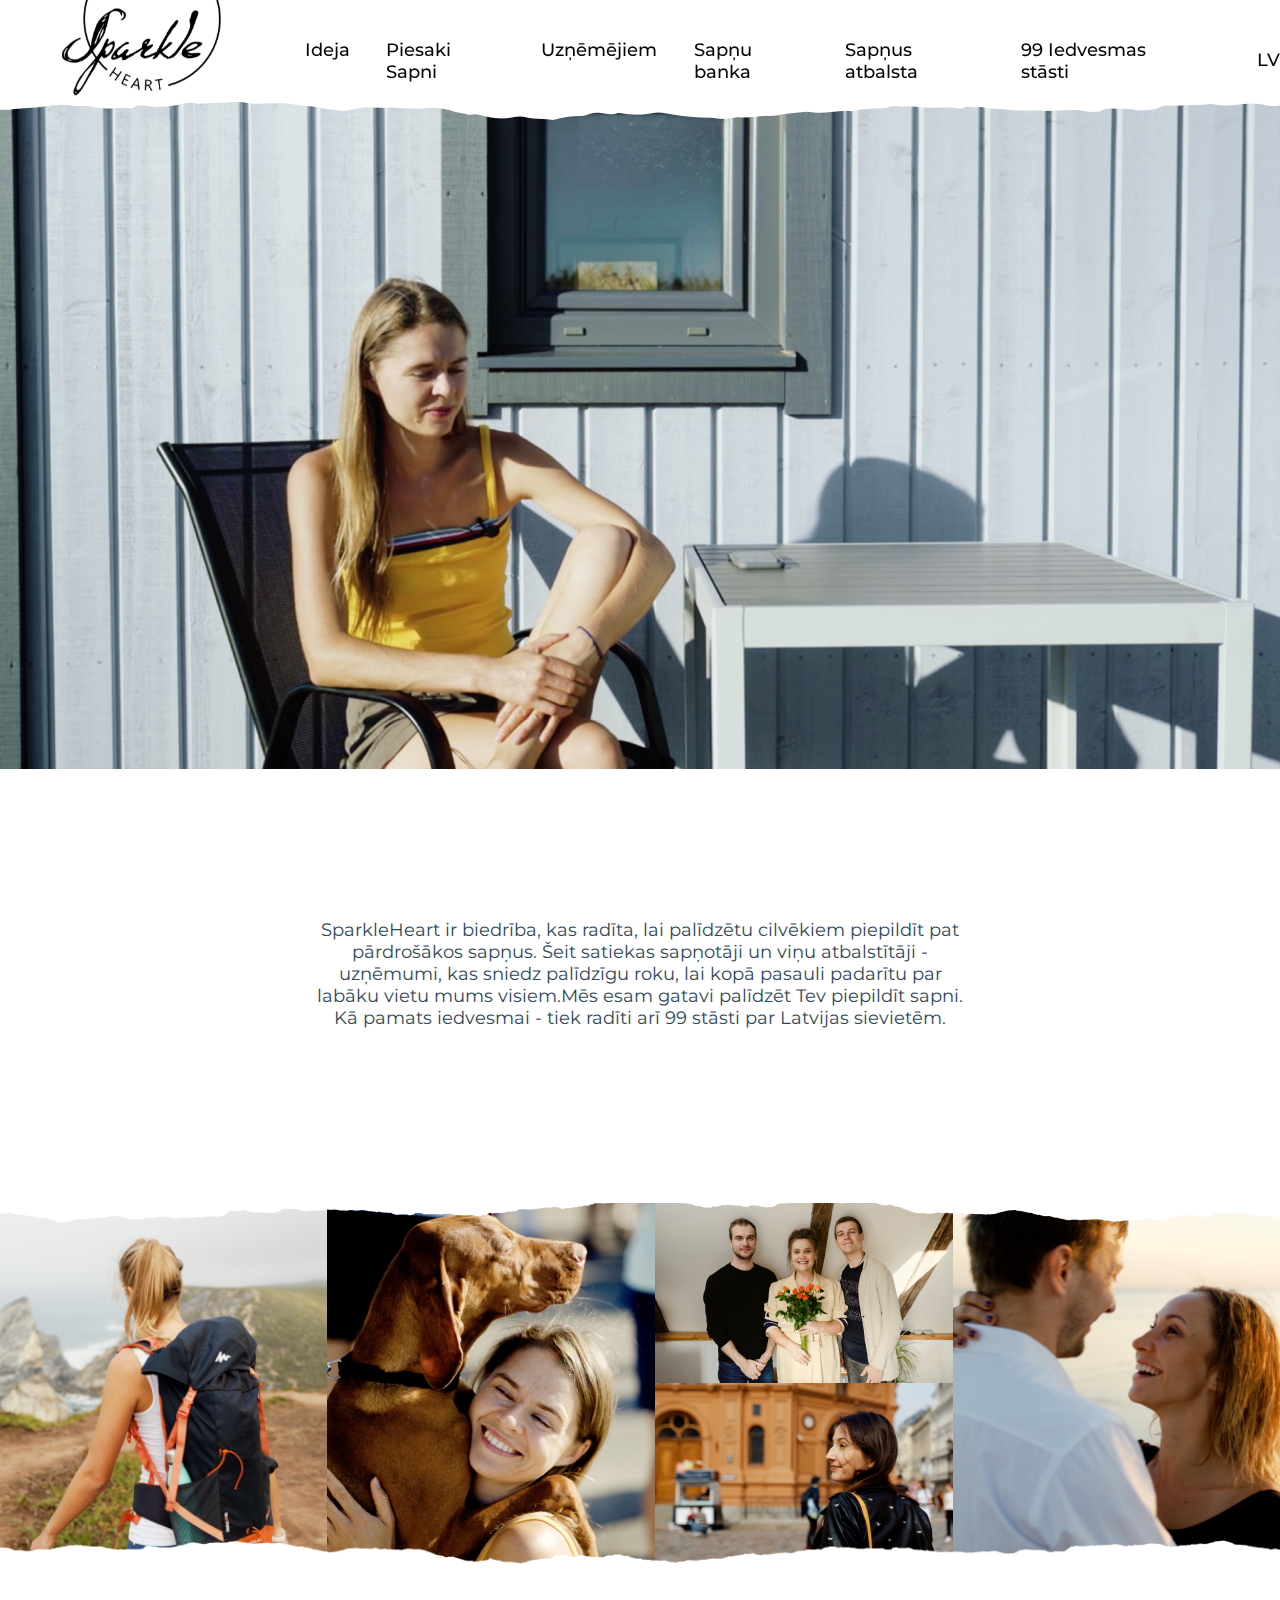
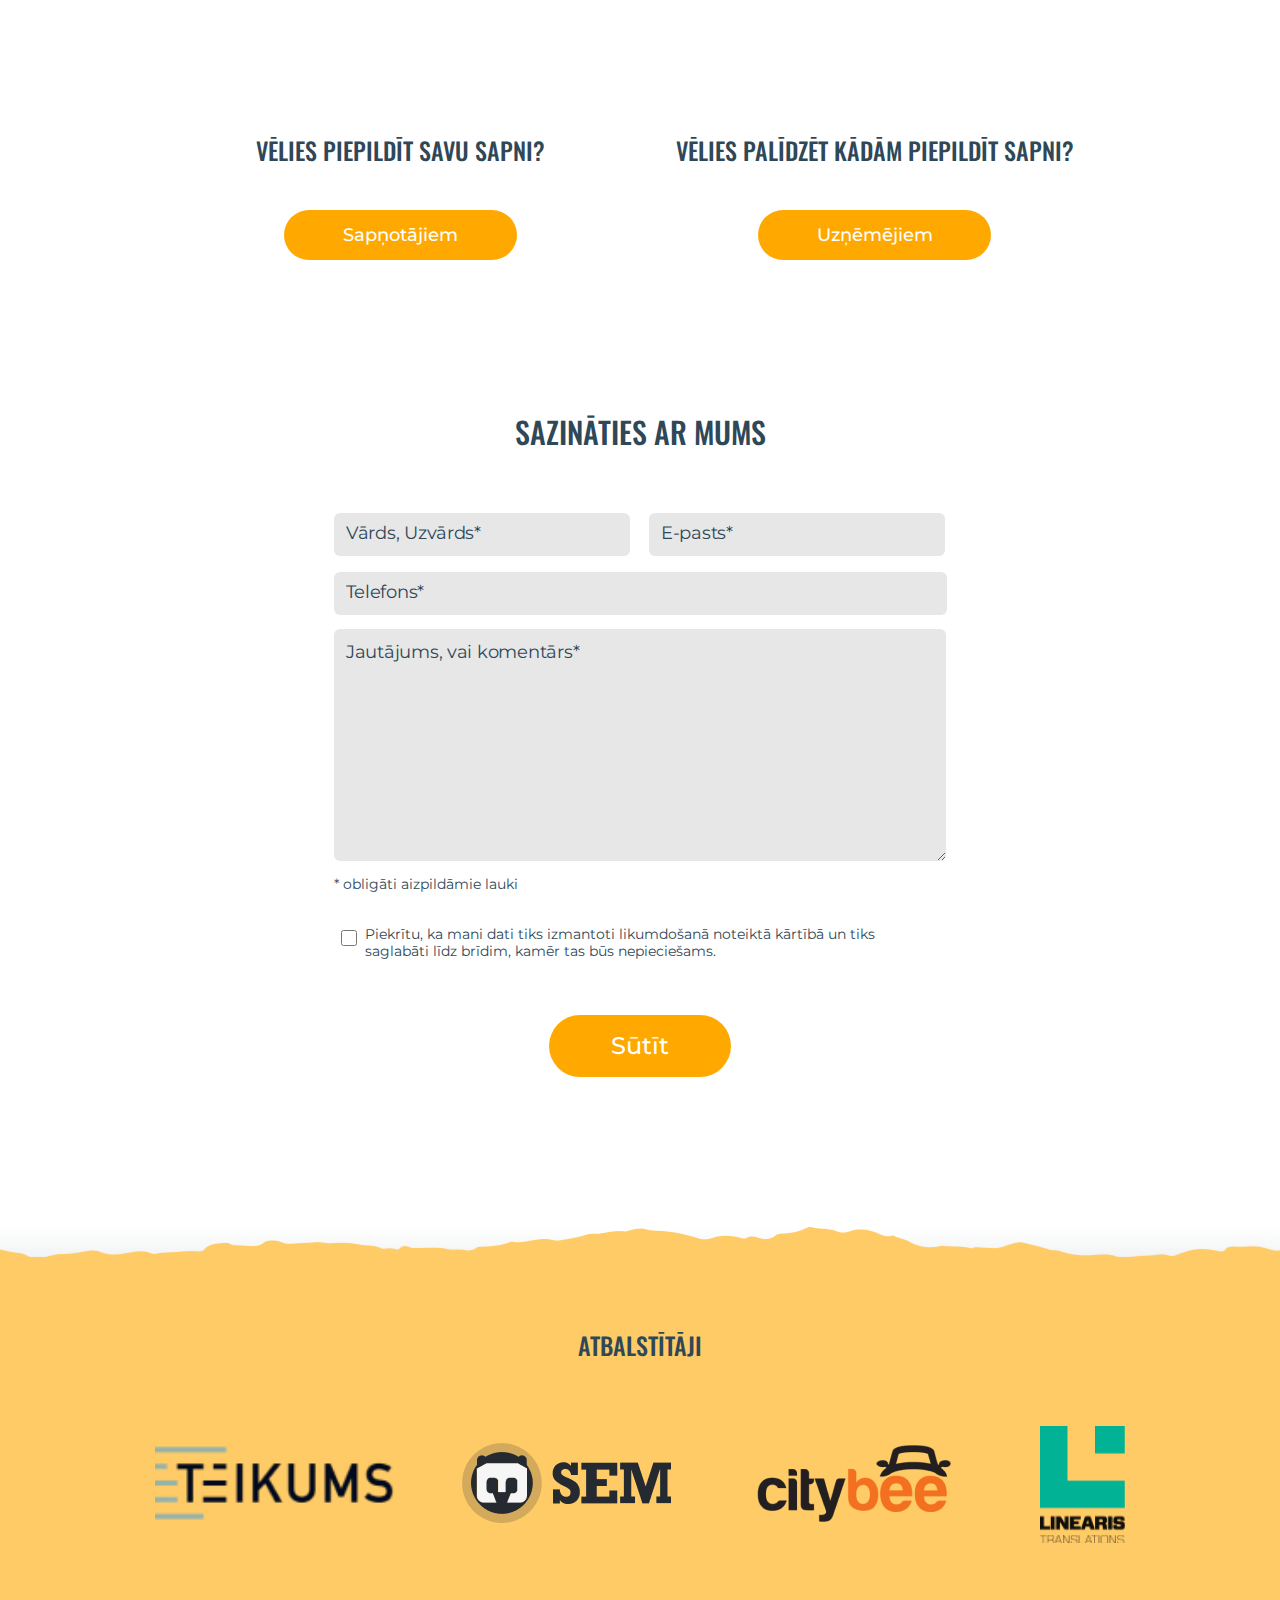
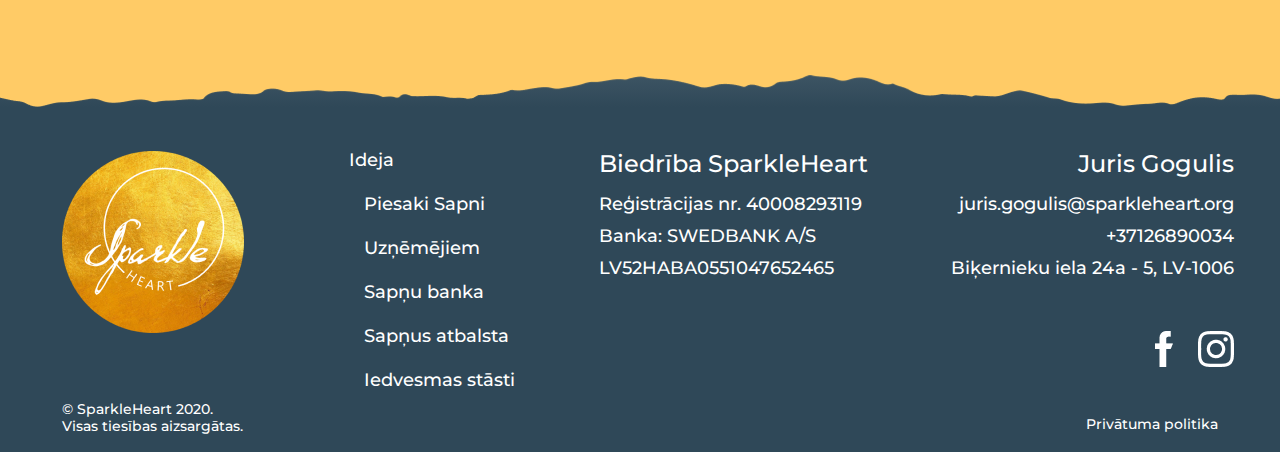
<file: index.html>
<html lang="LV">
<head>
    <meta charset="UTF-8">
    <meta http-equiv="X-UA-Compatible" content="IE=edge">
    <meta name="viewport" content="width=device-width, initial-scale=1.0">
    <title>Document</title>
    <link rel="stylesheet" href="assets/css/style.css">
</head>
<body>
    <header>
        <div>
            <a href="index.html"><img src="assets/img/BlackLogo 3.svg" alt="sparkle logo" class="logo" ></a>
        </div>
        <nav class="navigation">
            <ul class="iner-navigation">
                <ul class="prop">
                    <li>LV</li>
                    <li>EN</li>
                    <li>RU</li>
                </ul>
                <li>
                    <a href="iedeja.html" class="nav-link">Ideja</a>
                </li>
                <li>
                    <a href="piesaki-sapni.html" class="nav-link">Piesaki Sapni</a>
                </li>
                <li>
                    <a href="uznemejiem.html" class="nav-link">Uzņēmējiem</a>
                </li>
                <li>
                    <a href="sapnu-banka.html" class="nav-link">Sapņu banka</a>
                </li>
                <li>
                    <a href="sapnu-atbalsts.html" class="nav-link">Sapņus atbalsta</a>
                </li>
                <li>
                    <a href="99-iedvesmas-stasti.html" class="nav-link">99 Iedvesmas stāsti</a>
                </li>
            </ul>
        </nav>
        <div >
            <ul class="switch">
                <li>LV</li>
            </ul>
        </div>
        <div class="hamburger">
            <span class="bar"></span>
            <span class="bar"></span>
            <span class="bar"></span>
        </div>
    </header>
    <section class="page1">
        <img src="assets/img/Sparkle Video 1 (1).png" alt="sparkle Video" width="100" height="50">
    </section>
    <section class="page2">
        <div>
            <p>
                SparkleHeart ir biedrība, kas radīta, 
                lai palīdzētu cilvēkiem piepildīt
                pat pārdrošākos sapņus. Šeit satiekas
                sapņotāji un viņu atbalstītāji - 
                uzņēmumi, kas sniedz palīdzīgu roku,
                lai kopā pasauli padarītu par labāku 
                vietu mums visiem.Mēs esam gatavi palīdzēt
                Tev piepildīt sapni. Kā pamats iedvesmai -
                tiek radīti arī 99 stāsti par Latvijas sievietēm.
            </p>
        </div>
    </section>
    <section class="page3">
        <div class="riped1"></div>
        <div class="img-colection">
            <div class="img1">
                <img src="assets/img/Zanda_1 (1).png" alt="Zanda_1" width="100" height="50">
            </div>
            <div class="img2">
                <img src="assets/img/Sibilla_4.png" alt="Sibilla_4" width="100" height="50">
            </div>
            <div class="img3">
                <img src="assets/img/Brinuma_meita-15.png" alt="Brinuma_meita-15" width="100" height="50">
            </div>
            <div class="img4">
                <img src="assets/img/Alina_1 1.png" alt="Alina_1" width="100" height="50">
            </div>
            <div class="img5">
                <img src="assets/img/Anda_2 1.png" alt="Anda_2" width="100" height="50">
            </div>
        </div>
        <div class="riped2"></div>
    </section>
    <section class="page4">
        <div class="iner-div1">
            <div>
                <h1>VĒLIES PIEPILDĪT SAVU SAPNI?</h1>
            </div>
            <button>Sapņotājiem</button>
        </div>
        <div class="iner-div2">
            <div>
                <h1>VĒLIES PALĪDZĒT KĀDĀM PIEPILDĪT SAPNI?</h1>
            </div>
            <button>Uzņēmējiem</button>
        </div>
    </section>
    <section class="home5">
        <h1>SAZINĀTIES AR MUMS</h1>
        <form action="">
            <div class="home5-iner">
                <input type="text" placeholder="Vārds, Uzvārds*">
                <input type="text" placeholder="E-pasts*">
            </div>
            <input type="text" placeholder="Telefons*">
            <textarea name="" id="" cols="30" rows="10" placeholder="Jautājums, vai komentārs*"></textarea>
            <div class="home5-text">
                <p> * obligāti aizpildāmie lauki</p>
            </div>
            
            <div class="check">
                <input type="checkbox" class="check-iner"> 
                <p>Piekrītu, ka mani dati tiks izmantoti likumdošanā noteiktā kārtībā un tiks saglabāti līdz brīdim, kamēr tas būs nepieciešams.</p>
            </div>
            <button>Sūtīt</button>
        </form>
    </section>
    <section class="page6">
        <div class="back">
            <div>
                <h1>ATBALSTĪTĀJI</h1>
            </div>
            <div class="foterimg">
                <div>
                    <img src="assets/img/getlogo 1.png" alt="getlogo" >
                </div>
                <div>
                    <img src="assets/img/Group.png" alt="Group" >
                </div>
                <div>
                    <img src="assets/img/Citybee-logo 1.png" alt="Citybee-logo" >
                 </div>
                <div>
                    <img src="assets/img/logo1 1.png" alt="logo" >
                </div>
            </div>
        </div>
    </section>
    <footer>
        <div class="footer">
            <div class="logo2">
                <img src="assets/img/GoldenV2Logo 3.png" alt="GoldenV2Logo" >
                <h1 class="hiden">Juris Gogulis</h1>
            </div>
            <ul class="list1">
                <li><a href="/" class="title1">Ideja</a></li>
                <li><a href="/">Piesaki Sapni</a></li>
                <li><a href="/">Uzņēmējiem</a></li>
                <li><a href="/">Sapņu banka</a></li>
                <li><a href="/">Sapņus atbalsta</a></li>
                <li><a href="/">Iedvesmas stāsti</a></li>
            </ul>
            <ul class="list2">
                <li class="title2">Biedrība SparkleHeart</li>
                <li>Reģistrācijas nr. 40008293119</li>
                <li>Banka: SWEDBANK A/S</li>
                <li>LV52HABA0551047652465</li>
            </ul>
            <ul class="list3">
                <li class="title3">Juris Gogulis</li>
                <li>juris.gogulis@sparkleheart.org</li>
                <li>+37126890034</li>
                <li>Biķernieku iela 24a - 5, LV-1006</li>
                <li class="rekv">Skatīt rekvizītus</li>
                <div class="vector">
                        <img src="assets/img/Vector (2).png" alt="vector" >
                        <img src="assets/img/Vector (3).png" alt="vector" >
                </div>
            </ul>
        </div>
        <div class="last2">
                <div>
                    <p>© SparkleHeart 2020. Visas tiesības aizsargātas.</p>
                </div>
                <div>
                    <p>Privātuma politika</p>
                </div>
        </div>
    </footer>
    <script src="assets/js/app.js"></script>
</body>
</html>
</file>
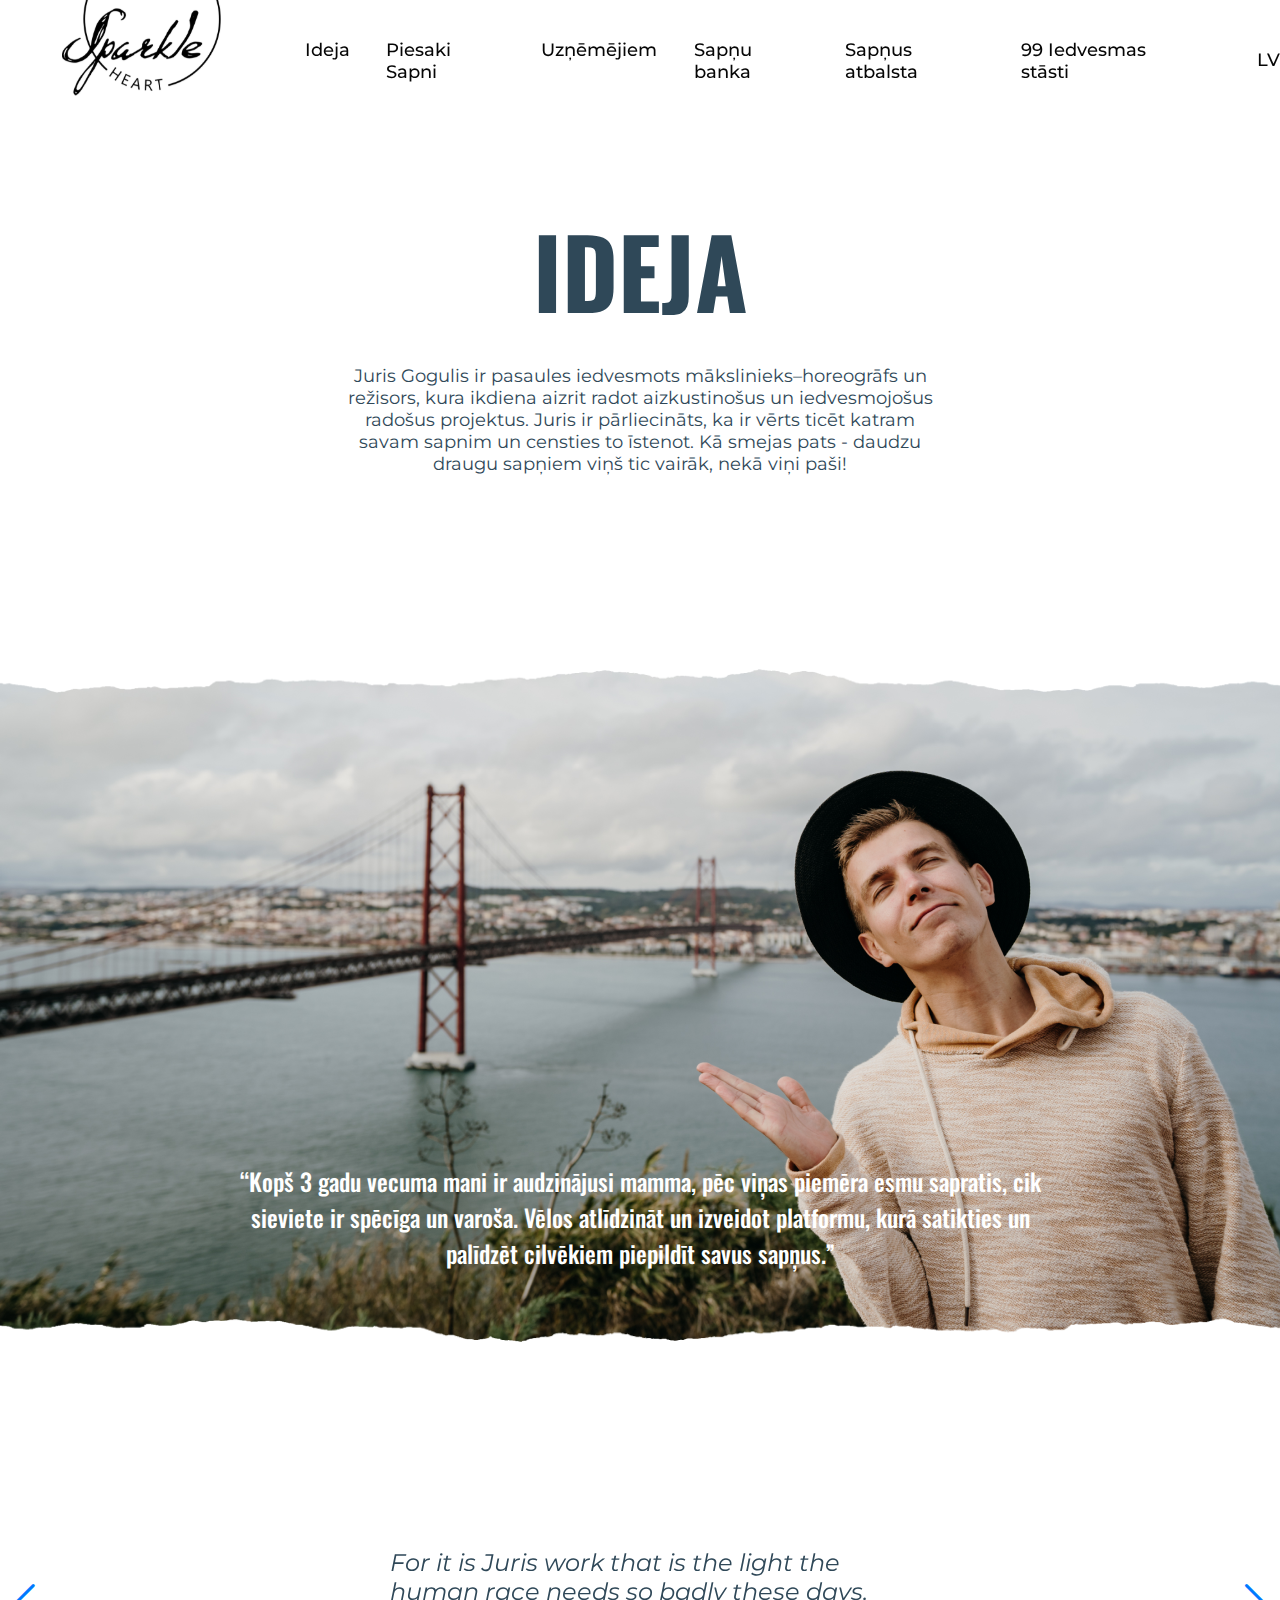
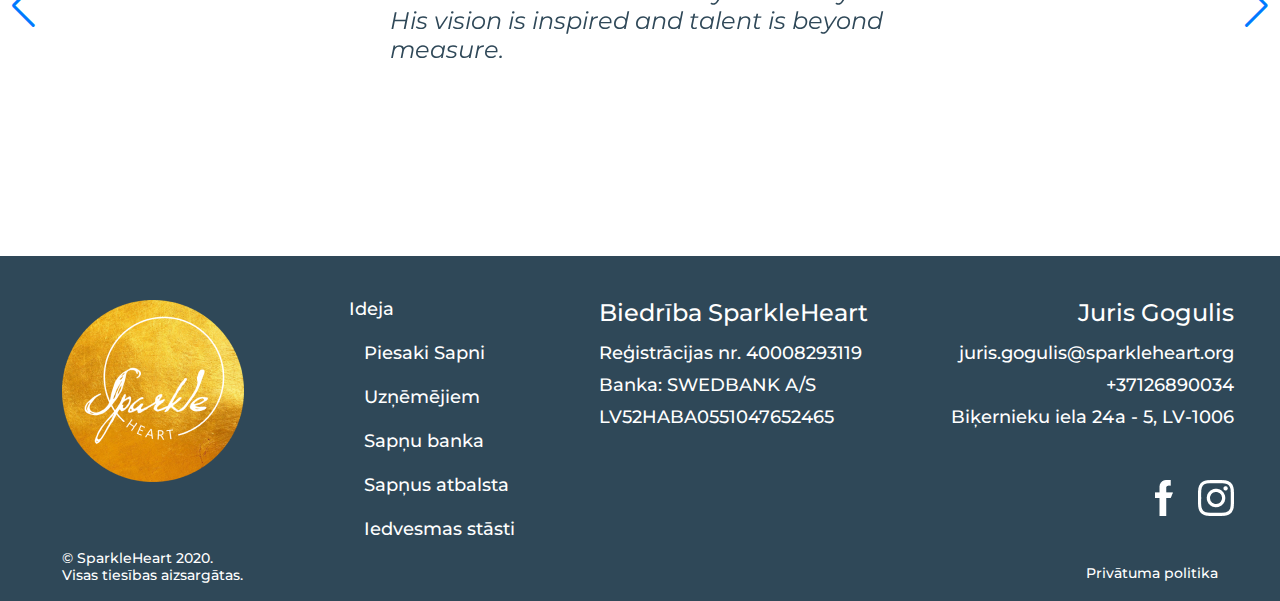
<file: iedeja.html>
<html lang="en">
<head>
    <meta charset="UTF-8">
    <meta http-equiv="X-UA-Compatible" content="IE=edge">
    <meta name="viewport" content="width=device-width, initial-scale=1.0">
    <title>IDEJA</title>
    <link rel="stylesheet" href="assets/css/style.css">
    <link rel="stylesheet" href="assets/css/ideja.css">
    <link rel="stylesheet" href="https://unpkg.com/swiper@8/swiper-bundle.min.css"/>
</head>
<body>
    <header>
        <div>
            <a href="index.html"><img src="assets/img/BlackLogo 3.svg" alt="sparkle logo" class="logo" ></a>
        </div>
        <nav class="navigation">
            <ul class="iner-navigation">
                <ul class="prop">
                    <li>LV</li>
                    <li>EN</li>
                    <li>RU</li>
                </ul>
                <li>
                    <a href="iedeja.html" class="nav-link">Ideja</a>
                </li>
                <li>
                    <a href="piesaki-sapni.html" class="nav-link">Piesaki Sapni</a>
                </li>
                <li>
                    <a href="uznemejiem.html" class="nav-link">Uzņēmējiem</a>
                </li>
                <li>
                    <a href="sapnu-banka.html" class="nav-link">Sapņu banka</a>
                </li>
                <li>
                    <a href="sapnu-atbalsts.html" class="nav-link">Sapņus atbalsta</a>
                </li>
                <li>
                    <a href="99-iedvesmas-stasti.html" class="nav-link">99 Iedvesmas stāsti</a>
                </li>
            </ul>
        </nav>
        <div >
            <ul class="switch">
                <li>LV</li>
            </ul>
        </div>
        <div class="hamburger">
            <span class="bar"></span>
            <span class="bar"></span>
            <span class="bar"></span>
        </div>
    </header>
    <section class="ideja-page">
        <div>
            <h1>IDEJA</h1>
        </div>
        <div>
            <p>
                Juris Gogulis ir pasaules iedvesmots mākslinieks–horeogrāfs
                un režisors, kura ikdiena aizrit radot aizkustinošus un
                iedvesmojošus radošus projektus. Juris ir pārliecināts,
                ka ir vērts ticēt katram savam sapnim un censties to īstenot.
                Kā smejas pats - daudzu draugu sapņiem viņš tic vairāk, nekā viņi paši!
            </p>
        </div>
    </section>
    <section class="ideja-page2">
        <img src="assets/img/ripped 6 12.png" alt="ripped">
        <div>
            <p>
                “Kopš 3 gadu vecuma mani ir audzinājusi mamma,
                pēc viņas piemēra esmu sapratis, cik sieviete ir 
                spēcīga un varoša. Vēlos atlīdzināt un izveidot
                platformu, kurā satikties un palīdzēt cilvēkiem 
                piepildīt savus sapņus.”
            </p>
        </div>
        <img src="assets/img/ripped 6 13.png" alt="ripped">
    </section>
    <section class="ideja-page3">
        <!-- Slider main container -->
        <div class="swiper">
            <!-- Additional required wrapper -->
            <div class="swiper-wrapper">
            <!-- Slides -->
                <div class="swiper-slide">
                    For it is Juris work that is the 
                    light the human race needs so badly these days.
                    His vision is inspired and talent is beyond measure.
                </div>
                <div class="swiper-slide">Slide 2</div>
                <div class="swiper-slide">Slide 3</div>
            </div>
            <!-- If we need navigation buttons -->
        </div>
        <div class="swiper-button-prev"></div>
        <div class="swiper-button-next"></div>
    </section>
    <footer>
        <div class="footer">
            <div class="logo2">
                <img src="assets/img/GoldenV2Logo 3.png" alt="GoldenV2Logo" >
                <h1 class="hiden">Juris Gogulis</h1>
            </div>
            <ul class="list1">
                <li><a href="/" class="title1">Ideja</a></li>
                <li><a href="/">Piesaki Sapni</a></li>
                <li><a href="/">Uzņēmējiem</a></li>
                <li><a href="/">Sapņu banka</a></li>
                <li><a href="/">Sapņus atbalsta</a></li>
                <li><a href="/">Iedvesmas stāsti</a></li>
            </ul>
            <ul class="list2">
                <li class="title2">Biedrība SparkleHeart</li>
                <li>Reģistrācijas nr. 40008293119</li>
                <li>Banka: SWEDBANK A/S</li>
                <li>LV52HABA0551047652465</li>
            </ul>
            <ul class="list3">
                <li class="title3">Juris Gogulis</li>
                <li>juris.gogulis@sparkleheart.org</li>
                <li>+37126890034</li>
                <li>Biķernieku iela 24a - 5, LV-1006</li>
                <li class="rekv">Skatīt rekvizītus</li>
                <div class="vector">
                        <img src="assets/img/Vector (2).png" alt="vector" >
                        <img src="assets/img/Vector (3).png" alt="vector" >
                </div>
            </ul>
        </div>
        <div class="last2">
                <div>
                    <p>© SparkleHeart 2020. Visas tiesības aizsargātas.</p>
                </div>
                <div>
                    <p>Privātuma politika</p>
                </div>
        </div>
    </footer>
    <script src="https://unpkg.com/swiper@8/swiper-bundle.min.js"></script>
    <script src="assets/js/app.js"></script>
</body>
</html>
</file>
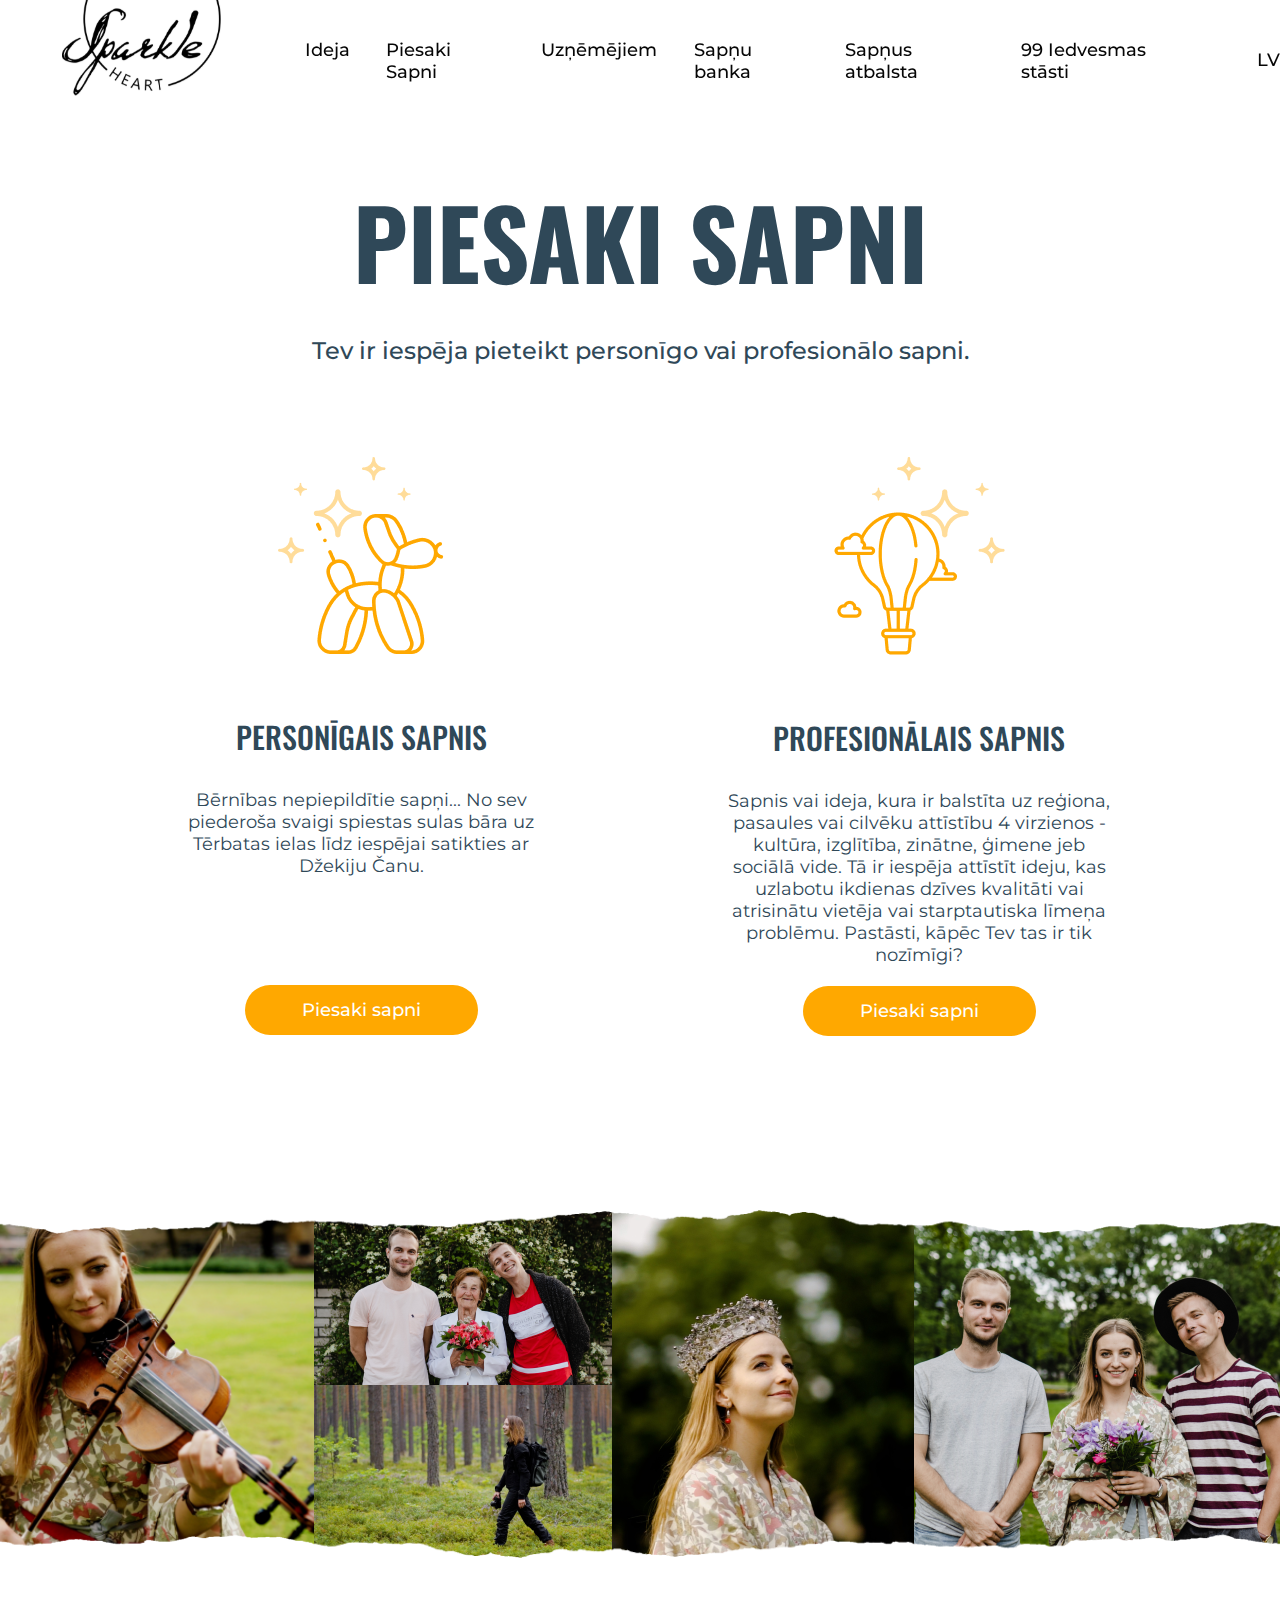
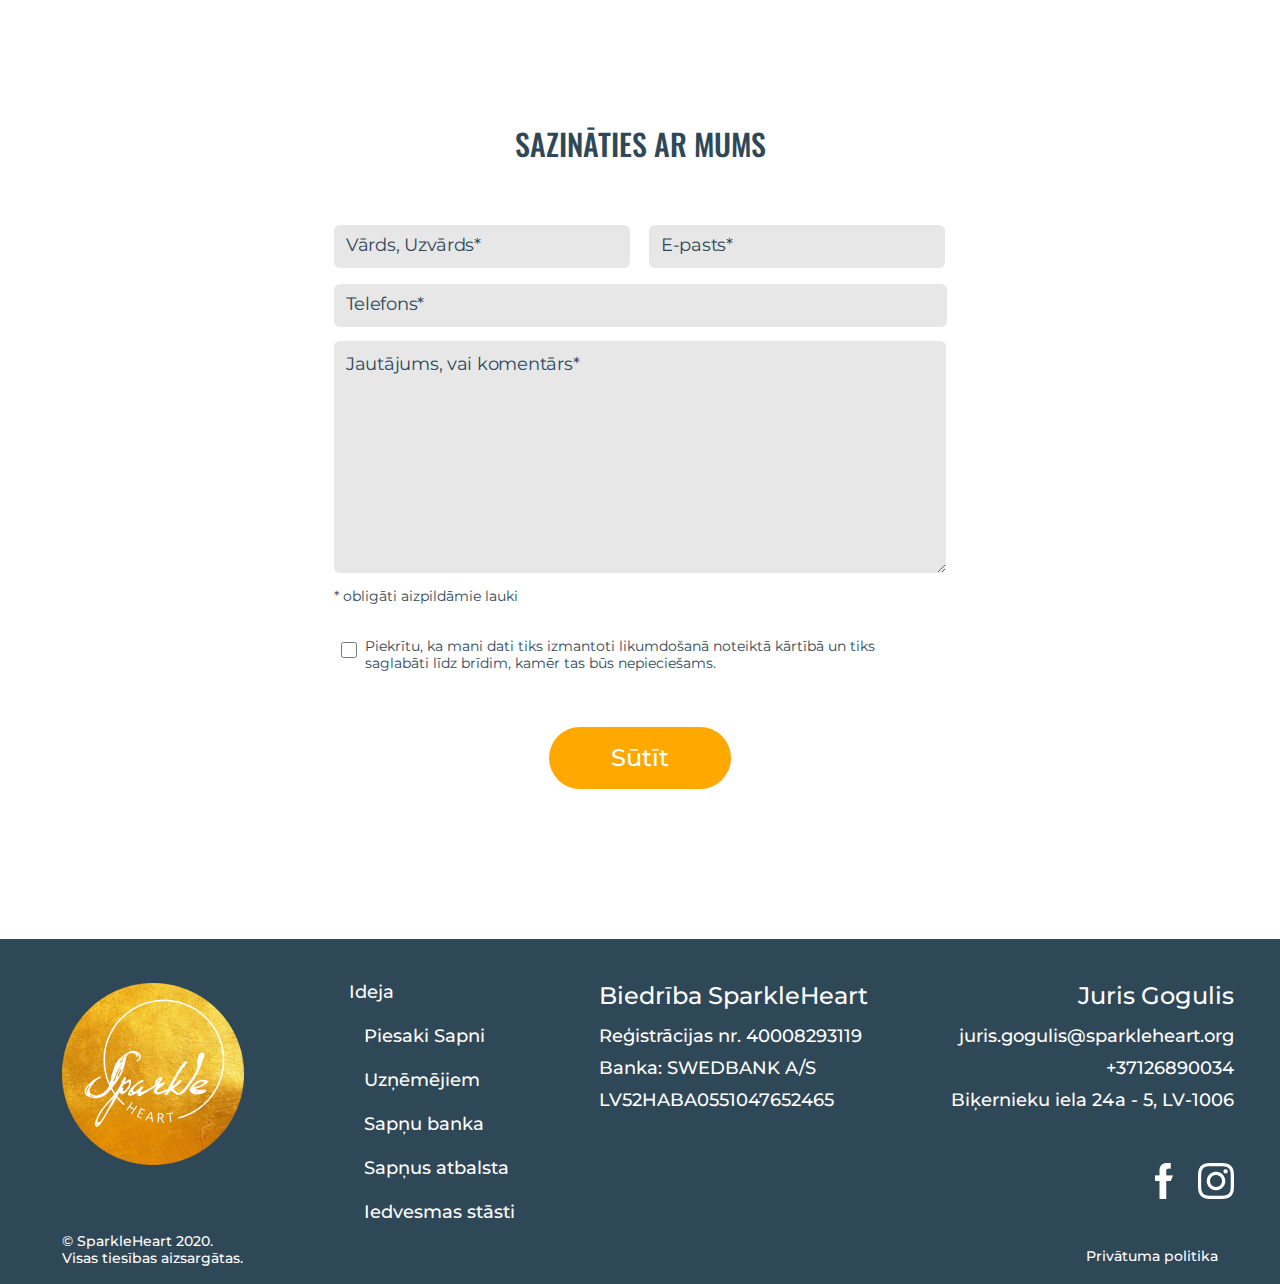
<file: piesaki-sapni.html>
<html lang="LV">
<head>
    <meta charset="UTF-8">
    <meta http-equiv="X-UA-Compatible" content="IE=edge">
    <meta name="viewport" content="width=device-width, initial-scale=1.0">
    <title>Document</title>
    <link rel="stylesheet" href="assets/css/style.css">
    <link rel="stylesheet" href="assets/css/piesaki-sapni.css">
</head>
<body>
    <header>
        <div>
            <a href="index.html"><img src="assets/img/BlackLogo 3.svg" alt="sparkle logo" class="logo" ></a>
        </div>
        <nav class="navigation">
            <ul class="iner-navigation">
                <ul class="prop">
                    <li>LV</li>
                    <li>EN</li>
                    <li>RU</li>
                </ul>
                <li>
                    <a href="iedeja.html" class="nav-link">Ideja</a>
                </li>
                <li>
                    <a href="piesaki-sapni.html" class="nav-link">Piesaki Sapni</a>
                </li>
                <li>
                    <a href="uznemejiem.html" class="nav-link">Uzņēmējiem</a>
                </li>
                <li>
                    <a href="sapnu-banka.html" class="nav-link">Sapņu banka</a>
                </li>
                <li>
                    <a href="sapnu-atbalsts.html" class="nav-link">Sapņus atbalsta</a>
                </li>
                <li>
                    <a href="99-iedvesmas-stasti.html" class="nav-link">99 Iedvesmas stāsti</a>
                </li>
            </ul>
        </nav>
        <div >
            <ul class="switch">
                <li>LV</li>
            </ul>
        </div>
        <div class="hamburger">
            <span class="bar"></span>
            <span class="bar"></span>
            <span class="bar"></span>
        </div>
    </header>
    <section class="piesaki-sapni-page">
        <div>
            <h1>PIESAKI SAPNI</h1>
        </div>
        <div>
            <p>
                Tev ir iespēja pieteikt personīgo vai profesionālo sapni.
            </p>
        </div>
    </section>
    <section class="piesaki-sapni-page2">
        <div class="page2-iner">
            <div>
                <img src="assets/img/Group 12.png" alt="group12">
            </div>
            <div>
                <h1>PERSONĪGAIS SAPNIS</h1>
            </div>
            <div class="page2-iner-text">
                <p>
                    Bērnības nepiepildītie sapņi...
                    No sev piederoša svaigi spiestas
                    sulas bāra uz Tērbatas ielas līdz
                    iespējai satikties ar Džekiju Čanu.
                </p>
            </div>
            <button class="btn">Piesaki sapni</button>
        </div>
        <div class="page2-iner">
            <div>
                <img src="assets/img/Group 13.png" alt="group13">
            </div>
            <div>
                <h1>PROFESIONĀLAIS SAPNIS</h1>
            </div>
            <div class="page2-iner-text2">
                <p>
                    Sapnis vai ideja, kura ir balstīta uz reģiona,
                    pasaules vai cilvēku attīstību 4 virzienos - 
                    kultūra, izglītība, zinātne, ģimene jeb sociālā vide.
                    Tā ir iespēja attīstīt ideju, kas uzlabotu ikdienas
                    dzīves kvalitāti vai atrisinātu vietēja vai 
                    starptautiska līmeņa problēmu. Pastāsti, kāpēc Tev tas ir tik nozīmīgi?
                </p>
            </div>
            <button class="btn2">Piesaki sapni</button>
        </div>
    </section>
    <section class="piesaki-sapni-page3">
        <div class="iner-riped">
            <img src="assets/img/ripped 6 7.png" alt="ripped">
        </div>
        <div class="img-container">
            <div class="iner-img">
                <img src="assets/img/Lauma_4.png" alt="Lauma_4">
            </div>
            <div class="iner-img2">
                <img src="assets/img/Brinuma_meita-3.png" alt="Brinuma_meita-3">
            </div>
            <div class="iner-img3">
                <img src="assets/img/Arta_2 1.png" alt="Arta_2">
            </div>
            <div class="iner-img4">
                <img src="assets/img/Lauma_3.png" alt="Lauma_3">
            </div>
            <div class="iner-img5">
                <img src="assets/img/Brinuma_meita-2.png" alt="Brinuma_meita-2">
            </div>
        </div>
        <div class="iner-riped2">
            <img src="assets/img/ripped 6 8.png" alt="ripped">
        </div>
    </section>
    <section class="home5">
        <h1>SAZINĀTIES AR MUMS</h1>
        <form action="">
            <div class="home5-iner">
                <input type="text" placeholder="Vārds, Uzvārds*">
                <input type="text" placeholder="E-pasts*">
            </div>
            <input type="text" placeholder="Telefons*">
            <textarea name="" id="" cols="30" rows="10" placeholder="Jautājums, vai komentārs*"></textarea>
            <div class="home5-text">
                <p> * obligāti aizpildāmie lauki</p>
            </div>
            
            <div class="check">
                <input type="checkbox" class="check-iner"> 
                <p>Piekrītu, ka mani dati tiks izmantoti likumdošanā noteiktā kārtībā un tiks saglabāti līdz brīdim, kamēr tas būs nepieciešams.</p>
            </div>
            <button>Sūtīt</button>
        </form>
    </section>
    <footer>
        <div class="footer">
            <div class="logo2">
                <img src="assets/img/GoldenV2Logo 3.png" alt="GoldenV2Logo" >
                <h1 class="hiden">Juris Gogulis</h1>
            </div>
            <ul class="list1">
                <li><a href="/" class="title1">Ideja</a></li>
                <li><a href="/">Piesaki Sapni</a></li>
                <li><a href="/">Uzņēmējiem</a></li>
                <li><a href="/">Sapņu banka</a></li>
                <li><a href="/">Sapņus atbalsta</a></li>
                <li><a href="/">Iedvesmas stāsti</a></li>
            </ul>
            <ul class="list2">
                <li class="title2">Biedrība SparkleHeart</li>
                <li>Reģistrācijas nr. 40008293119</li>
                <li>Banka: SWEDBANK A/S</li>
                <li>LV52HABA0551047652465</li>
            </ul>
            <ul class="list3">
                <li class="title3">Juris Gogulis</li>
                <li>juris.gogulis@sparkleheart.org</li>
                <li>+37126890034</li>
                <li>Biķernieku iela 24a - 5, LV-1006</li>
                <li class="rekv">Skatīt rekvizītus</li>
                <div class="vector">
                        <img src="assets/img/Vector (2).png" alt="vector" >
                        <img src="assets/img/Vector (3).png" alt="vector" >
                </div>
            </ul>
        </div>
        <div class="last2">
                <div>
                    <p>© SparkleHeart 2020. Visas tiesības aizsargātas.</p>
                </div>
                <div>
                    <p>Privātuma politika</p>
                </div>
        </div>
    </footer>
    <script src="assets/js/app.js"></script>
</body>
</html>
</file>
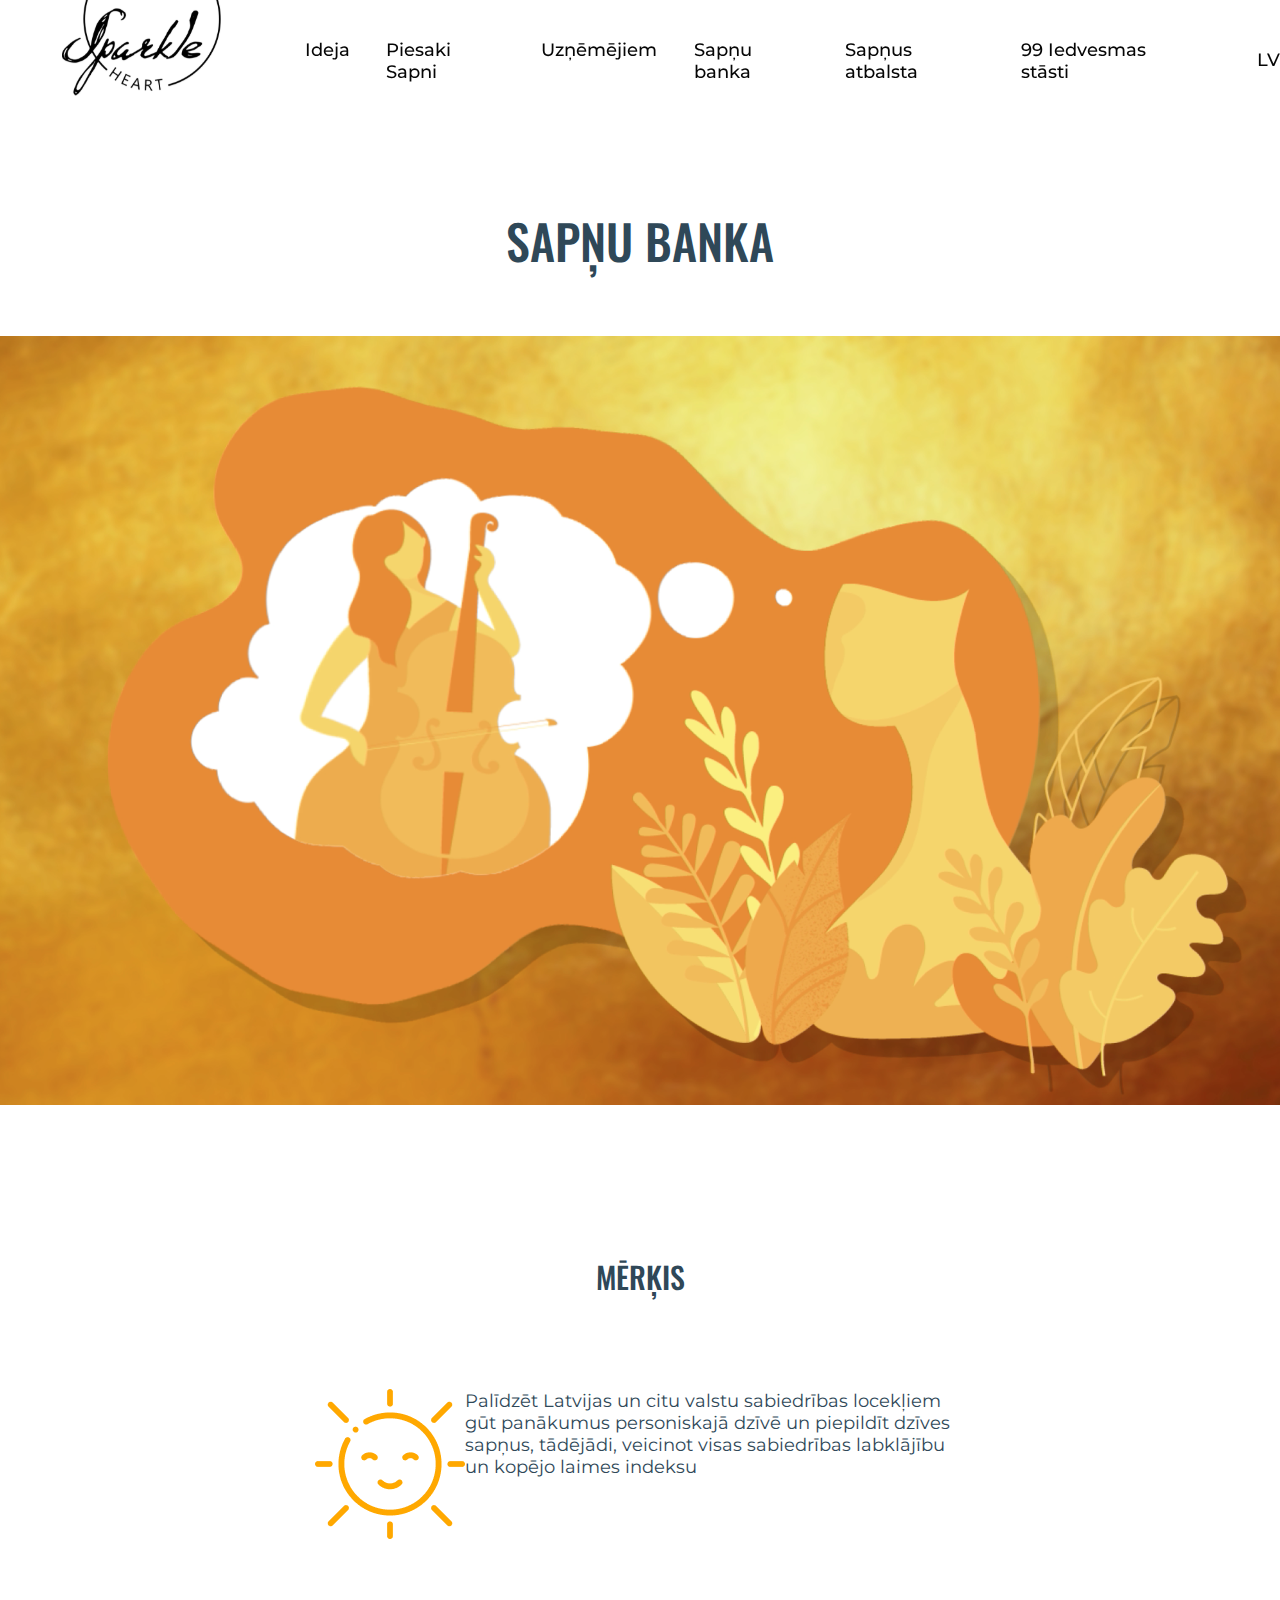
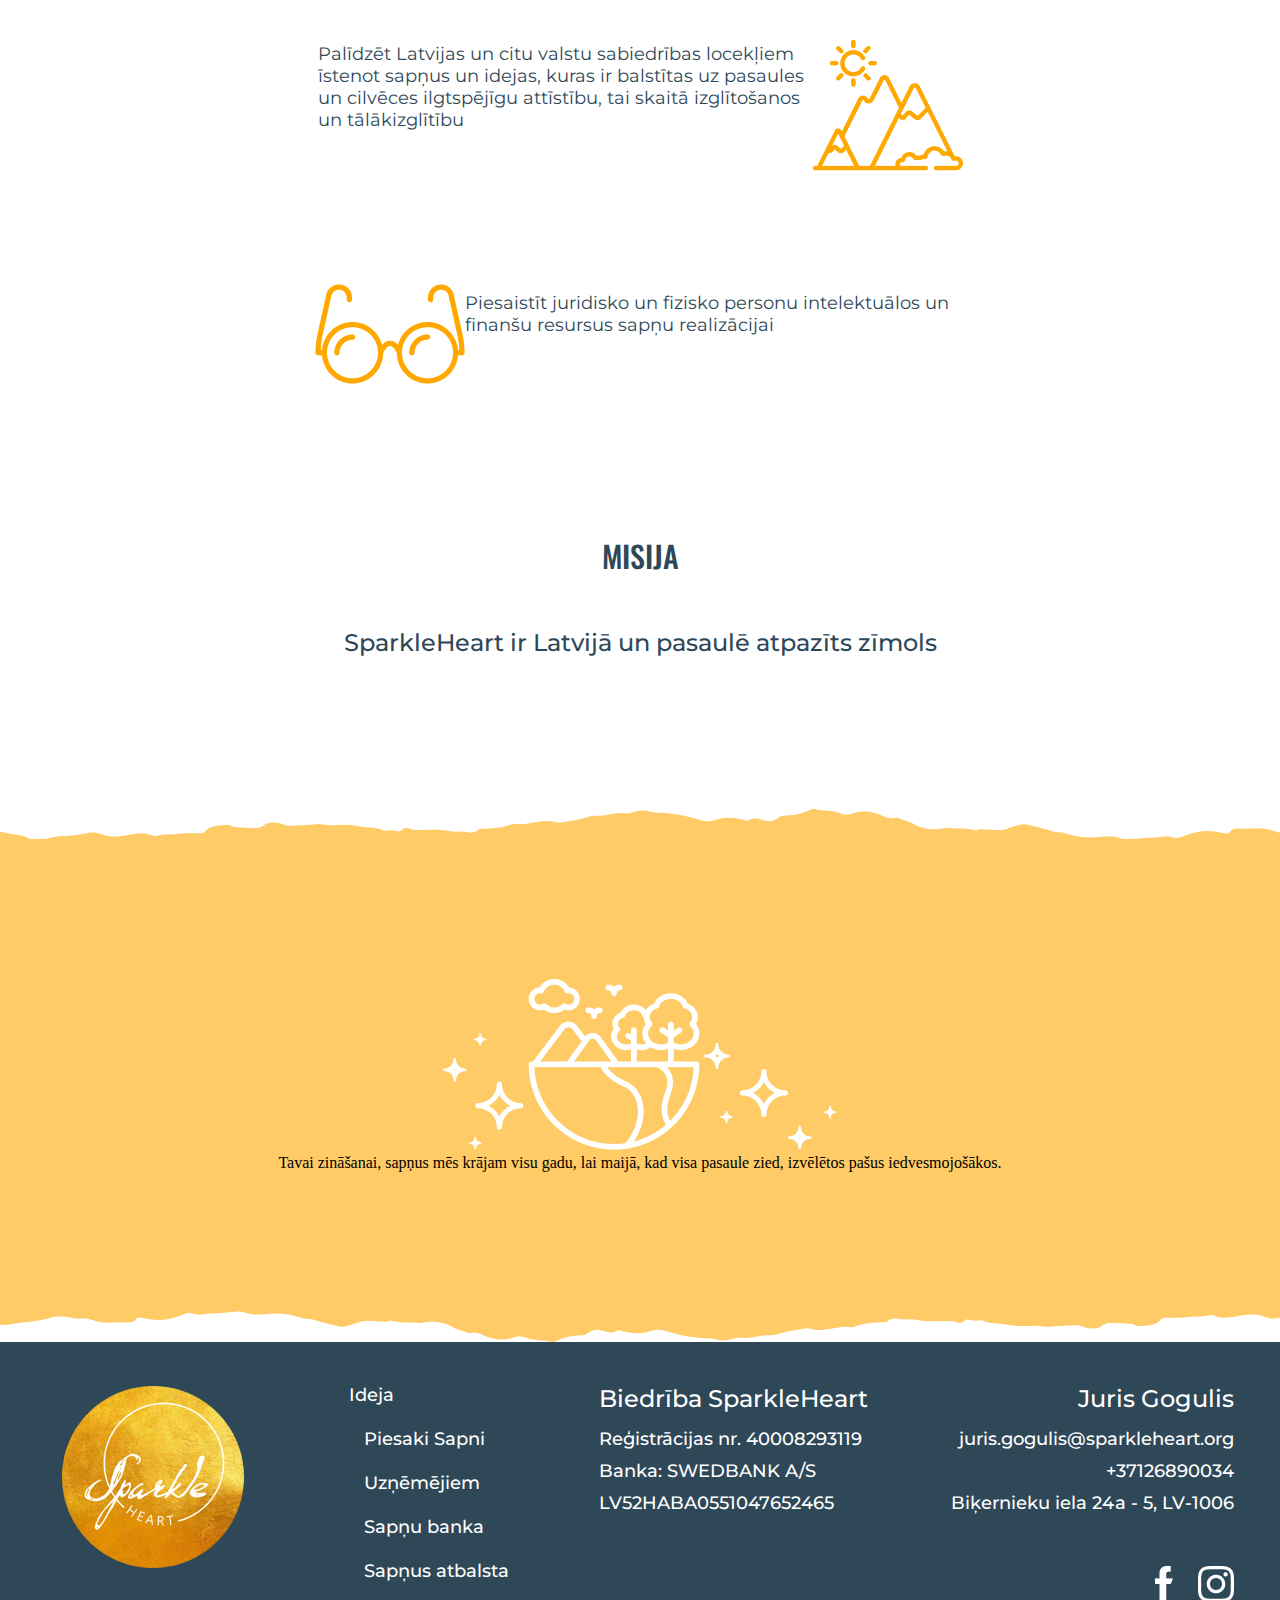
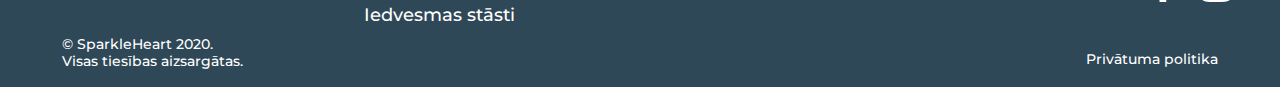
<file: sapnu-banka.html>
<html lang="LV">
<head>
    <meta charset="UTF-8">
    <meta http-equiv="X-UA-Compatible" content="IE=edge">
    <meta name="viewport" content="width=device-width, initial-scale=1.0">
    <title>Document</title>
    <link rel="stylesheet" href="assets/css/style.css">
    <link rel="stylesheet" href="assets/css/sapnu-banka.css">
</head>
<body>
    <header>
        <div>
            <a href="index.html"><img src="assets/img/BlackLogo 3.svg" alt="sparkle logo" class="logo" ></a>
        </div>
        <nav class="navigation">
            <ul class="iner-navigation">
                <ul class="prop">
                    <li>LV</li>
                    <li>EN</li>
                    <li>RU</li>
                </ul>
                <li>
                    <a href="iedeja.html" class="nav-link">Ideja</a>
                </li>
                <li>
                    <a href="piesaki-sapni.html" class="nav-link">Piesaki Sapni</a>
                </li>
                <li>
                    <a href="uznemejiem.html" class="nav-link">Uzņēmējiem</a>
                </li>
                <li>
                    <a href="sapnu-banka.html" class="nav-link">Sapņu banka</a>
                </li>
                <li>
                    <a href="sapnu-atbalsts.html" class="nav-link">Sapņus atbalsta</a>
                </li>
                <li>
                    <a href="99-iedvesmas-stasti.html" class="nav-link">99 Iedvesmas stāsti</a>
                </li>
            </ul>
        </nav>
        <div >
            <ul class="switch">
                <li>LV</li>
            </ul>
        </div>
        <div class="hamburger">
            <span class="bar"></span>
            <span class="bar"></span>
            <span class="bar"></span>
        </div>
    </header>
    <section class="sapnu-banka-page">
        <div>
            <h1>SAPŅU BANKA</h1>
        </div>
        <div>
            <img src="assets/img/Снимок экрана 2020-05-30 в 16.29 1.png" alt="russian languge go brrrrrrrrrrr">
        </div>
    </section>
    <section class="sapnu-banka-page2">
        <div>
            <h1>MĒRĶIS</h1>
        </div>
        <div class="page2-div">
            <div>
                <img src="assets/img/Vector 7.png" alt="vector">
            </div>
            <div class="page2-iner-text">
                <p>
                    Palīdzēt Latvijas un citu valstu sabiedrības
                    locekļiem gūt panākumus personiskajā dzīvē 
                    un piepildīt dzīves sapņus, tādējādi, veicinot
                    visas sabiedrības labklājību un kopējo laimes 
                    indeksu
                </p>
            </div>
        </div>
        <div class="page2-div2">
            <div class="page2-iner-text2">
                <p>
                    Palīdzēt Latvijas un citu valstu sabiedrības
                    locekļiem īstenot sapņus un idejas, kuras ir
                    balstītas uz pasaules un cilvēces ilgtspējīgu
                    attīstību, tai skaitā izglītošanos un tālākizglītību
                </p>
            </div>
            <div>
                <img src="assets/img/Vector 8.png" alt="vector">
            </div>
        </div>
        <div class="page2-div3">
            <div>
                <img src="assets/img/Vector 9.png" alt="vector">
            </div>
            <div class="page2-iner-text3">
                <p>
                    Piesaistīt juridisko un fizisko personu intelektuālos
                    un finanšu resursus sapņu realizācijai
                </p>
            </div>
        </div>
    </section>
    <section class="sapnu-banka-page3">
        <div>
            <h1>MISIJA</h1>
        </div>
        <div>
            <p>SparkleHeart ir Latvijā un pasaulē atpazīts zīmols</p>
        </div>
    </section>
    <section class="sapnu-banka-page4">
        <div class="idotisms">
            <img src="assets/img/Subtract 3.png" alt="">
            <img src="assets/img/Vector 11.png" alt="">
            <img src="assets/img/Subtract 4.png" alt="">
        </div>
        <div>
            <p>
                Tavai zināšanai, sapņus mēs krājam visu gadu,
                lai maijā, kad visa pasaule zied, izvēlētos pašus 
                iedvesmojošākos. 
            </p>
        </div>
    </section>
    <footer>
        <div class="footer">
            <div class="logo2">
                <img src="assets/img/GoldenV2Logo 3.png" alt="GoldenV2Logo" >
                <h1 class="hiden">Juris Gogulis</h1>
            </div>
            <ul class="list1">
                <li><a href="/" class="title1">Ideja</a></li>
                <li><a href="/">Piesaki Sapni</a></li>
                <li><a href="/">Uzņēmējiem</a></li>
                <li><a href="/">Sapņu banka</a></li>
                <li><a href="/">Sapņus atbalsta</a></li>
                <li><a href="/">Iedvesmas stāsti</a></li>
            </ul>
            <ul class="list2">
                <li class="title2">Biedrība SparkleHeart</li>
                <li>Reģistrācijas nr. 40008293119</li>
                <li>Banka: SWEDBANK A/S</li>
                <li>LV52HABA0551047652465</li>
            </ul>
            <ul class="list3">
                <li class="title3">Juris Gogulis</li>
                <li>juris.gogulis@sparkleheart.org</li>
                <li>+37126890034</li>
                <li>Biķernieku iela 24a - 5, LV-1006</li>
                <li class="rekv">Skatīt rekvizītus</li>
                <div class="vector">
                        <img src="assets/img/Vector (2).png" alt="vector" >
                        <img src="assets/img/Vector (3).png" alt="vector" >
                </div>
            </ul>
        </div>
        <div class="last2">
                <div>
                    <p>© SparkleHeart 2020. Visas tiesības aizsargātas.</p>
                </div>
                <div>
                    <p>Privātuma politika</p>
                </div>
        </div>
    </footer>
    <script src="assets/js/app.js"></script>
</body>
</html>
</file>
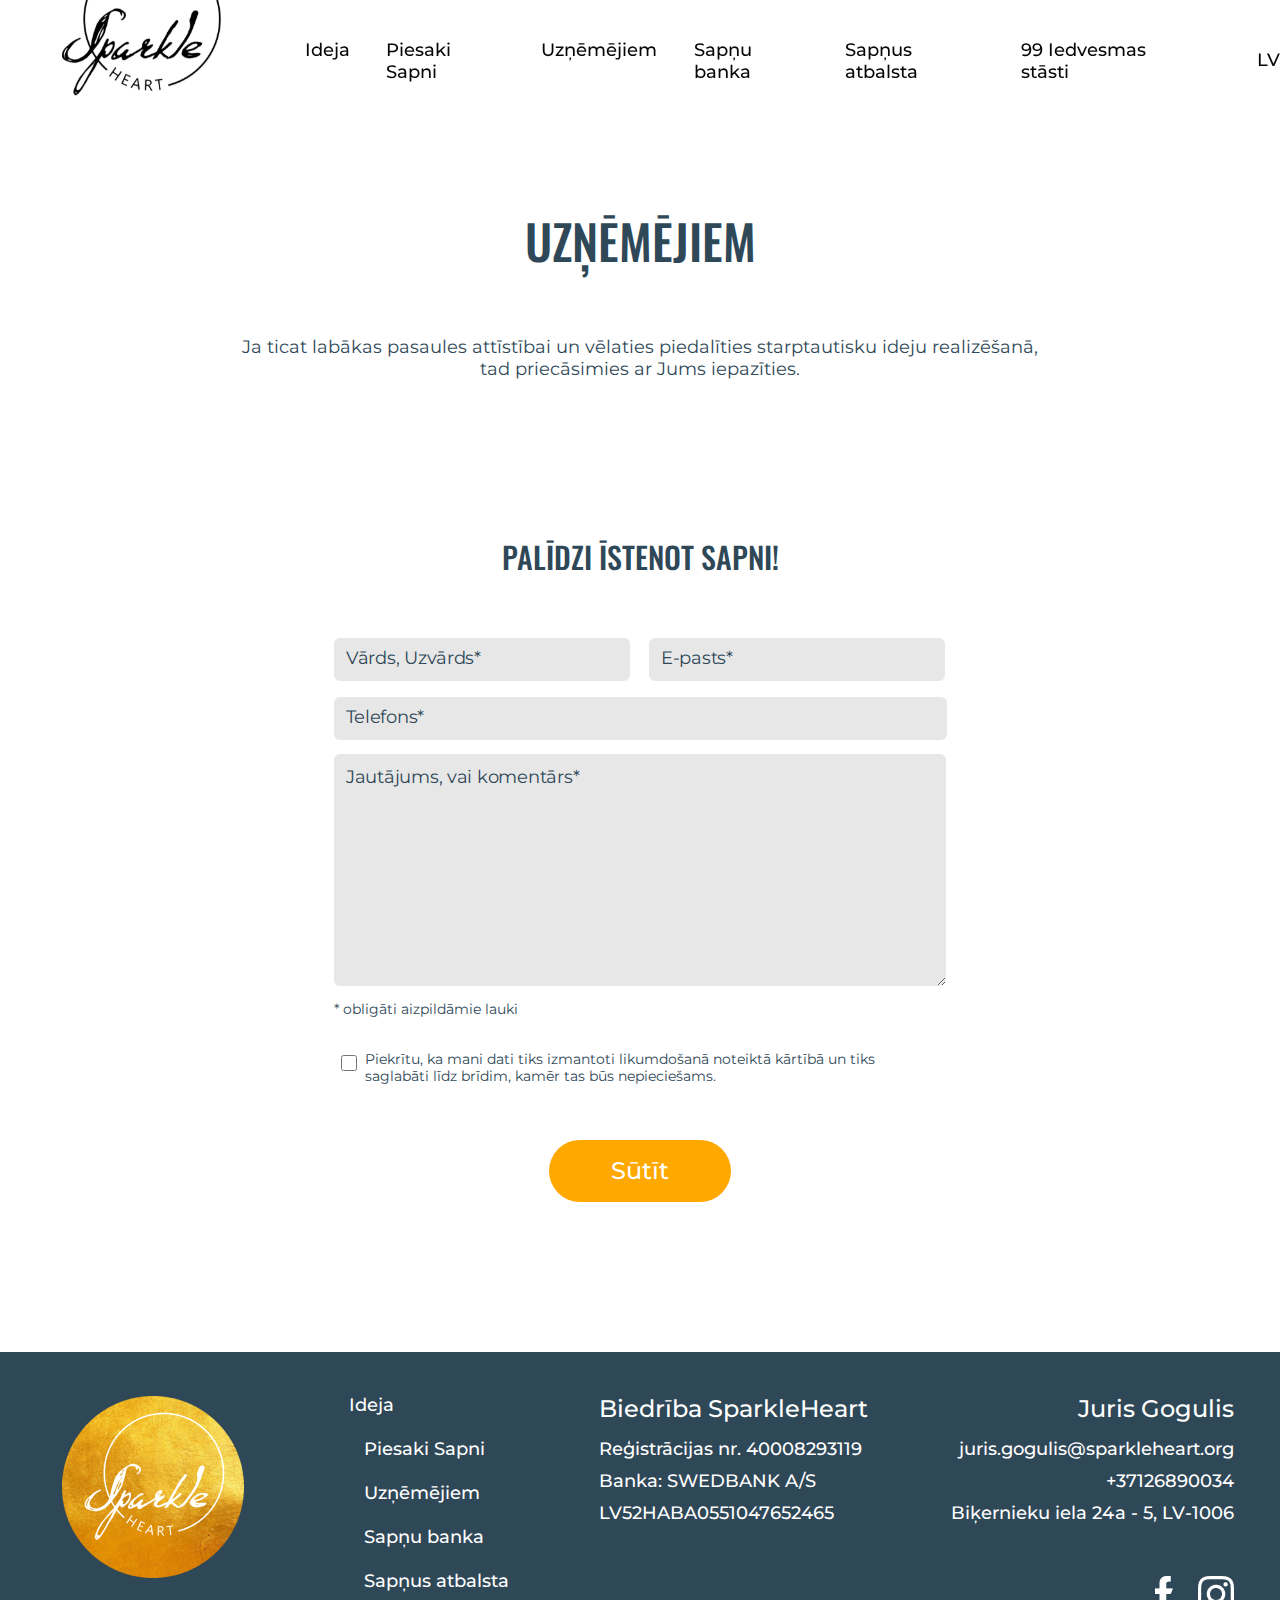
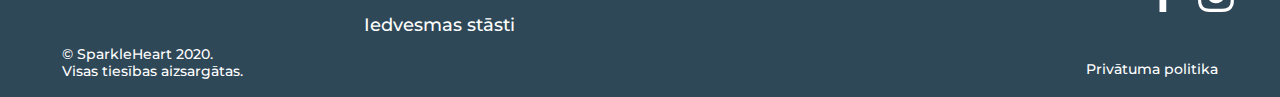
<file: uznemejiem.html>
<html lang="LV">
<head>
    <meta charset="UTF-8">
    <meta http-equiv="X-UA-Compatible" content="IE=edge">
    <meta name="viewport" content="width=device-width, initial-scale=1.0">
    <title>UZŅĒMĒJIEM</title>
    <link rel="stylesheet" href="assets/css/style.css">
    <link rel="stylesheet" href="assets/css/uznemejiem.css">
</head>
<body>
    <header>
        <div>
            <a href="index.html"><img src="assets/img/BlackLogo 3.svg" alt="sparkle logo" class="logo" ></a>
        </div>
        <nav class="navigation">
            <ul class="iner-navigation">
                <ul class="prop">
                    <li>LV</li>
                    <li>EN</li>
                    <li>RU</li>
                </ul>
                <li>
                    <a href="iedeja.html" class="nav-link">Ideja</a>
                </li>
                <li>
                    <a href="piesaki-sapni.html" class="nav-link">Piesaki Sapni</a>
                </li>
                <li>
                    <a href="uznemejiem.html" class="nav-link">Uzņēmējiem</a>
                </li>
                <li>
                    <a href="sapnu-banka.html" class="nav-link">Sapņu banka</a>
                </li>
                <li>
                    <a href="sapnu-atbalsts.html" class="nav-link">Sapņus atbalsta</a>
                </li>
                <li>
                    <a href="99-iedvesmas-stasti.html" class="nav-link">99 Iedvesmas stāsti</a>
                </li>
            </ul>
        </nav>
        <div >
            <ul class="switch">
                <li>LV</li>
            </ul>
        </div>
        <div class="hamburger">
            <span class="bar"></span>
            <span class="bar"></span>
            <span class="bar"></span>
        </div>
    </header>
    <section class="uznemejiem-page">
        <div>
            <h1>UZŅĒMĒJIEM</h1>
        </div>
        <div>
            <p>
                Ja ticat labākas pasaules attīstībai
                un vēlaties piedalīties starptautisku 
                ideju realizēšanā, tad priecāsimies ar 
                Jums iepazīties.
            </p>
        </div>
    </section>
    <section class="home5">
        <h1>PALĪDZI ĪSTENOT SAPNI!</h1>
        <form action="">
            <div class="home5-iner">
                <input type="text" placeholder="Vārds, Uzvārds*">
                <input type="text" placeholder="E-pasts*">
            </div>
            <input type="text" placeholder="Telefons*">
            <textarea name="" id="" cols="30" rows="10" placeholder="Jautājums, vai komentārs*"></textarea>
            <div class="home5-text">
                <p> * obligāti aizpildāmie lauki</p>
            </div>
            
            <div class="check">
                <input type="checkbox" class="check-iner"> 
                <p>Piekrītu, ka mani dati tiks izmantoti likumdošanā noteiktā kārtībā un tiks saglabāti līdz brīdim, kamēr tas būs nepieciešams.</p>
            </div>
            <button>Sūtīt</button>
        </form>
    </section>
    <footer>
        <div class="footer">
            <div class="logo2">
                <img src="assets/img/GoldenV2Logo 3.png" alt="GoldenV2Logo" >
                <h1 class="hiden">Juris Gogulis</h1>
            </div>
            <ul class="list1">
                <li><a href="/" class="title1">Ideja</a></li>
                <li><a href="/">Piesaki Sapni</a></li>
                <li><a href="/">Uzņēmējiem</a></li>
                <li><a href="/">Sapņu banka</a></li>
                <li><a href="/">Sapņus atbalsta</a></li>
                <li><a href="/">Iedvesmas stāsti</a></li>
            </ul>
            <ul class="list2">
                <li class="title2">Biedrība SparkleHeart</li>
                <li>Reģistrācijas nr. 40008293119</li>
                <li>Banka: SWEDBANK A/S</li>
                <li>LV52HABA0551047652465</li>
            </ul>
            <ul class="list3">
                <li class="title3">Juris Gogulis</li>
                <li>juris.gogulis@sparkleheart.org</li>
                <li>+37126890034</li>
                <li>Biķernieku iela 24a - 5, LV-1006</li>
                <li class="rekv">Skatīt rekvizītus</li>
                <div class="vector">
                        <img src="assets/img/Vector (2).png" alt="vector" >
                        <img src="assets/img/Vector (3).png" alt="vector" >
                </div>
            </ul>
        </div>
        <div class="last2">
                <div>
                    <p>© SparkleHeart 2020. Visas tiesības aizsargātas.</p>
                </div>
                <div>
                    <p>Privātuma politika</p>
                </div>
        </div>
    </footer>
    <script src="assets/js/app.js"></script>
</body>
</html>
</file>
<file: assets/css/style.css>
@import url('https://fonts.googleapis.com/css2?family=Montserrat:wght@400;500&family=Oswald:wght@500&display=swap');
*{
    margin: 0;
    padding: 0;
    box-sizing: border-box;
}
header{
    display: flex;
    background-image: url('../img/Union.png');
    position: fixed;
    background-repeat: no-repeat;
    background-size: cover;
    align-items: center;
    width: 100%;
    height: 120px;
    z-index: 10;
}
.prop li{
    display: none;
    margin: 0;
    padding: 0;
}
.hamburger{
    display: none;
    cursor: pointer;
    margin-right: 4.761904761904762vw;
    margin-top: -25px;
}
.bar{
    display: block;
    width: 25px;
    height: 3px;
    margin: 5px auto;
    -webkit-transition: all 0.3s ease-in-out;
    transition: all 0.3s ease-in-out;
    background-color: black;
}
.logo{
    margin-top: -24px;
    margin-left: 62px;
}
.navigation ul{
    padding-top: 2px;
    display: flex;
    list-style: none;
    margin-left: 24px;
}
.iner-navigation li:nth-child(2){
    margin-left: 36px;
}
.iner-navigation li:nth-child(3){
   margin-left: 36px;
}
.iner-navigation li:nth-child(4){
    margin-left: 38px;
 }
 .iner-navigation li:nth-child(5){
    margin-left: 37px;
 }
 .iner-navigation li:nth-child(6){
    margin-left: 35px;
 }
 .iner-navigation li:nth-child(7){
    margin-left: 36px;
 }
.nav-link{
    text-decoration: none;
    font-family: 'Montserrat';
    font-style: normal;
    font-weight: 500;
    font-size: 18px;
    line-height: 22px;
    color: #060606;
}
.nav-link:hover{
    text-decoration: underline 3px solid #FFA800;
}
.switch{
    font-family: 'Montserrat';
    font-style: normal;
    font-weight: 500;
    font-size: 18px;
    line-height: 22px;
    text-align: center;
    color: #060606;
    list-style: none;
}
.iner-switch{
    display: none;
}
.switch:hover{
    text-decoration: underline 3px solid #FFA800;
}
.switch li{
    margin-left: 64px;
}
.page1 img{
    margin-top: 47px;
    object-fit: cover;
    width: 100%;
    height: 722px;
}
.page2{
    display: flex;
    align-items: center;
    justify-content: center;
}
.page2 div{
    margin-top: 150px;
    width: 654px;
    height: 114px;
    font-family: 'Montserrat';
    font-style: normal;
    font-weight: 400;
    font-size: 18px;
    line-height: 22px;
    text-align: center;
    color: #2F4858;
}
.page3{
    margin-top: 150px;
    position: relative;
}
.img-colection{
    display: grid;
	grid-template-columns: repeat(4);
	grid-template-rows: repeat(2);
}
.img-colection img{
    object-fit: cover;
    width: 100%;
    height: 100%;
}
.img1{
    padding-top: 10px;
    grid-column: 1;
    grid-row: 1 / 3;
}
.img2{
    padding-top: 20px;
    grid-column: 2;
    grid-row: 1 / 3;
}
.img3{
    padding-top: 20px;
    grid-column: 3;
    grid-row: 1 / 2;
}
.img4{
    grid-column: 3;
    grid-row: 2;
}
.img5{
    grid-column: 4;
    grid-row: 1 / 3;
}
.riped1{
    height: 55px;
    width: 100%;
    position: absolute;
    background-image: url('../img/ripped\ 6\ 7.png');
    background-repeat: no-repeat;
    background-size: cover;
}
.riped2{
    height: 41px;
    width: 100%;
    position: absolute;
    bottom: 0;
    background-image: url('../img/ripped\ 6\ 8.png');
    background-repeat: no-repeat;
    background-size: cover;
}
.page4{
    padding-top: 15px;
    margin-top: 150px;
    display: flex;
    justify-content: center;
    justify-content: space-between;
}
.page4 h1{
    font-family: 'Oswald';
    font-style: normal;
    font-weight: 500;
    font-size: 24px;
    line-height: 36px;
    text-align: center;
    color: #2F4858;
}
.page4 button{
    margin-top: 42px;
    border:none;
    border-radius: 50px;
    width: 233px;
    height: 50px;
    font-family: 'Montserrat';
    font-style: normal;
    font-weight: 500;
    font-size: 18px;
    line-height: 22px;
    display: flex;
    align-items: center;
    justify-content: center;
    text-align: center;
    background: #FFA800;
    color: #FFFFFF;
    cursor: pointer;
}
.iner-div1 {
    margin-left: 20%;
    display: flex;
    flex-direction: column;
    justify-content: center;
    align-items: center;
}
.iner-div2 {
    margin-right: 16.1%;
    display: flex;
    flex-direction: column;
    justify-content: center;
    align-items: center;
}
.home5{
    margin-top: 150px;
    display: flex;
    justify-content: center;
    align-items: center;
    flex-direction: column;
    width: 100%;
}
.home5-text{
    margin-top: 15px;
    max-width: 612px;
    height: 25px;
    font-family: 'Montserrat';
    font-style: normal;
    font-weight: 400;
    font-size: 14px;
    line-height: 17px;
    color: #2F4858;
    display: flex;
    align-items: flex-start;
    width: 100%;
}
.home5 h1{
    font-family: 'Oswald';
    font-style: normal;
    font-weight: 500;
    font-size: 30px;
    line-height: 44px;
    color: #2F4858;
}
.home5 input{
    background: rgba(196, 196, 196, 0.4);
    border-radius: 6px;
    width: 613px;
    height: 43px;
    border: none;  
    padding-left: 12px;
}
input::placeholder {
    width: 270px;
    height: 20px;
    font-family: 'Montserrat';
    font-style: normal;
    font-weight: 400;
    font-size: 18px;
    line-height: 22px;
    letter-spacing: -0.015em;
    color: #2F4858;
}
textarea::placeholder{
    font-family: 'Montserrat';
    font-style: normal;
    font-weight: 400;
    font-size: 18px;
    line-height: 22px;
    display: flex;
    align-items: center;
    letter-spacing: -0.015em;
    color: #2F4858;

}
.home5 div input{
    width: 296px;
    height: 43px;
    background: rgba(196, 196, 196, 0.4);
    border-radius: 6px;
    border: none;  
    margin-top: 4px;
    margin-right: 8px;
    margin-left: 7px;
    margin-bottom: 16px;
}
.home5 textarea{
    background: rgba(196, 196, 196, 0.4);
    border-radius: 6px;
    width: 612px;
    height: 232px;
    border: none;
    margin-top: 14px;
    padding-left: 12px;
    padding-top: 12px;
}
.home5 form{
    margin-top: 55px;
    display: flex;
    justify-content: center;
    align-items: center;
    flex-direction: column;
}
.home5 form p {
    width: 572px;
    height: 39px;
    font-family: 'Montserrat';
    font-style: normal;
    font-weight: 400;
    font-size: 14px;
    line-height: 17px;
    color: #2F4858;
}
.check {
    margin-top: 25px;
    width: 572px;
    height: 39px;
    display: flex;
    max-width: 612px;
    justify-content: flex-start;
    width: 100%;
}
.check-iner{
    width: 16px !important;
    height: 16px !important;
    margin: 0;
    padding: 0;
}
.home5 button{
    margin-top: 50px;
    border:none;
    border-radius: 50px;
    width: 182px;
    height: 62px;
    font-family: 'Montserrat';
    font-style: normal;
    font-weight: 500;
    font-size: 24px;
    line-height: 22px;
    display: flex;
    align-items: center;
    justify-content: center;
    text-align: center;
    background: #FFA800;
    color: #FFFFFF;
}
.page6{
    height: 480px;
    background-image:linear-gradient(
    white,#2F4858
      );
      width: 100%;
}
.back{
    background-image: url('../img/Subtract.png') ;
    background-size: cover;
    margin-top: 150px;
    min-height: 480px;
    width: 100%;
    text-align: center;
    padding-top: 100px;
}
.page6 h1{
    font-family: 'Oswald';
    font-style: normal;
    font-weight: 500;
    font-size: 24px;
    line-height: 36px;
    text-align: center;
    color: #2F4858;
}
.foterimg img{
    width: 100%;
    height: 100%;
    object-fit: cover;
}
.foterimg{
    margin-top: 60px;
    display: flex;
    flex-wrap: wrap;
    align-items: center;
    gap: 5.059523809523809vw;
    justify-content: center;
}
.foterimg div:nth-child(1){
    max-width: 241.95px;
    height: 80px;
    width: 100%;
}
.foterimg  div:nth-child(2){
    max-width: 209.32px;
    height: 80px;
    width: 100%;
}
.foterimg  div:nth-child(3){
    max-width: 238.96px;
    height: 80px;
    width: 100%;
}
.foterimg  div:nth-child(4){
    padding-top: 3px;
    max-width: 84.77px;
    height: 120px;
    width: 100%;
}
.logo2{
    margin-top: 24px;
    margin-left: 62px;
}
.footer{
    display: flex;
    flex-wrap: wrap;
}
footer{
    padding-top: 20px;
    background: #2F4858;
}
footer a{
    font-family: 'Montserrat';
    font-style: normal;
    font-weight: 500;
    font-size: 18px;
    line-height: 22px;
    color: #FFFFFF;
    list-style: none;
    text-decoration: none;
    margin-top: 20px;
    margin-left: 68px;
}
.list1 li{
    font-family: 'Montserrat';
    font-style: normal;
    font-weight: 500;
    font-size: 18px;
    line-height: 22px;
    color: #FFFFFF;
    list-style: none;
    text-decoration: none;
    margin-top: 22px;
    margin-left: 4.0476190476190474vw;
}
.title1{
    margin-left:  4.166666666666667vw;
}
.list2{
    font-family: 'Montserrat';
    font-style: normal;
    font-weight: 500;
    font-size: 18px;
    line-height: 22px;
    color: #FFFFFF;
    list-style: none;
    text-decoration: none;
    margin-top: 12px;
    margin-left: 6.5476190476190474vw;
}
.title2{
    font-family: 'Montserrat';
    font-style: normal;
    font-weight: 500;
    font-size: 24px;
    line-height: 29px;
    color: #FFFFFF;
    margin-bottom: 15px;
}
.list2 li{
    margin-top: 10px;
}
.list3{
    text-align: right;
    font-family: 'Montserrat';
    font-style: normal;
    font-weight: 500;
    font-size: 18px;
    line-height: 22px;
    color: #FFFFFF;
    list-style: none;
    margin-top: 12px;
    margin-left: 6.5476190476190474vw ;
}
.list3 li {
    margin-top: 10px;
}
.title3{
    font-family: 'Montserrat';
    font-style: normal;
    font-weight: 500;
    font-size: 24px;
    line-height: 29px;
    text-align: right;
    color: #FFFFFF;
    margin-bottom: 15px;
}
.last2{
    display: flex;
    justify-content: space-between;
    font-family: 'Montserrat';
    font-style: normal;
    font-weight: 500;
    font-size: 14px;
    line-height: 17px;
    margin-top: 10px;
    text-align: left;
    color: #FFFFFF;
    padding-bottom: 13px;
    padding-left: 62px;
    padding-right: 62px;
}
.last2 div:nth-child(1){
    width: 182px;
    height: 38px;
}
.last2 div:nth-child(2){
    padding-top: 15px;
}
.vector{
    margin-top: 52px;
}
.vector img{
  margin-left: 20px;
}
.hiden{
    display: none;
}
.rekv{
    display: none;
}
@media (max-width:1200px){
    .hamburger{
        display: block;
    }
    .hamburger.active .bar:nth-child(2){
        opacity: 0;
    }
    .hamburger.active .bar:nth-child(1){
        transform: translateY(8px) rotate(45deg);
    }
    .hamburger.active .bar:nth-child(3){
        transform: translateY(-8px) rotate(-45deg);
    }
    .switch li:nth-child(1){
        display: none;
    }
    header div{
        z-index: 2;
    }
    .logo{
        margin-left: 4.761904761904762vw;
        width: 128px;
        height: 118px;
        margin-top: -13px;
    }
    .hamburger{
        margin-top: -10px;
    }
    .iner-navigation{
        display: flex;
        position: fixed;
        left: -200%;
        gap:0;
        align-items: center;
        flex-direction: column;
        width: 100%;
        height: 100%;
        transition: 0.3s;
        background: white;
    }
    .iner-navigation.active{
        left: 0;
    }
    .navigation{
        display: flex;
        position: fixed;
        left: -200%;
        top: 10px;
        gap:0;
        flex-direction: column;
        width: 100%;
        height: 100%;
        transition: 0.3s;
        background: white;
    }
    .navigation.active{
        left: 0;
    }
    .navigation ul{
        display: flex;
        margin-left: 0;
    }
    .iner-navigation li{
        margin-top: 75px;
        margin-left: 0;
    }
    .iner-navigation li:nth-child(2){
        margin-left: 0;
    }
    .iner-navigation li:nth-child(3){
       margin-left: 0;
    }
    .iner-navigation li:nth-child(4){
        margin-left: 0;
     }
     .iner-navigation li:nth-child(5){
        margin-left: 0;
     }
     .iner-navigation li:nth-child(6){
        margin-left: 0;
     }
     .iner-navigation li:nth-child(7){
        margin-left: 0;
     }
    .nav-link{
        font-family: 'Montserrat';
        font-style: normal;
        font-weight: 500;
        font-size: 24px;
        line-height: 29px;
        text-align: center;
        color: #000000;
    }
    .prop{
        margin-top: 175px;
        display: flex;
        justify-content: space-around;
        gap: 92px;
    }
    .prop li{
        display: flex;
        font-family: 'Montserrat';
        font-style: normal;
        font-weight: 500;
        font-size: 24px;
        line-height: 29px;
        text-align: center;
        color: #000000;
        margin: 0;
    }
    header{
        justify-content: space-between;
        background-size: contain;
        height: 98px;
        background-size: cover;
    }
}

@media (max-width:768px){
    
    .page1 img{
        margin-top: 71px;
        height: 406px;
    }
    .page2 div{
        margin-top: 154px;
        width: 608px;
        height: 140px;
        font-family: 'Montserrat';
        font-style: normal;
        font-weight: 400;
        font-size: 18px;
        line-height: 22px;
        text-align: center;
        color: #2F4858;
    }
    .page3{
        margin-top: 150px;
        position: relative;
    }
    .img-colection{
        display: grid;
        grid-template-columns: repeat(4);
        grid-template-rows: repeat(2);
        flex-wrap: wrap;
    }
    .img-colection img{
        object-fit: cover;
        width: 100%;
        height: 100%;
    }
    .img1{
        padding-top: 10px;
        grid-column: 1;
        grid-row: 1 / 3;
        max-width: 184px;
        height: 220px;
        padding-bottom: 16px;
    }
    .img2{
        padding-top: 5px;
        grid-column: 2;
        grid-row: 1 / 3;
        max-width: 188px;
        height: 220px;
        padding-bottom: 8px;
    }
    .img3{
        padding-top: 5px;
        grid-column: 3;
        grid-row: 1 / 2;
        max-width: 167px;
        height: 110px;
    }
    .img4{
        grid-column: 3;
        grid-row: 2;
        max-width: 167px;
        height: 110px;
        padding-bottom: 8px;
    }
    .img5{
        grid-column: 4;
        grid-row: 1 / 3;
        max-width: 229px;
        height: 216px;
        padding-bottom: 8px;
    }
    .riped1{
        height: 31px;
        width: 100%;
        position: absolute;
        background-image: url('../img/ripped\ 6\ 10.png');
        background-repeat: no-repeat;
        background-size: cover;
        top: -4px;
    }
    .riped2{
        height: 31px;
        width: 100%;
        position: absolute;
        background-image: url('../img/ripped\ 6\ 9.png');
        background-repeat: no-repeat;
        background-size: cover;
    }
    .page4{
        padding-top: 15px;
        margin-top: 130px;
        display: flex;
        flex-wrap: wrap;
        justify-content: center;
        justify-content: space-around;
        flex-direction: row-reverse;
    }
    .page4 h1{
        font-size: 18px;
        line-height: 27px;
    }
    .iner-div1 {
        margin-left: 0;
    }
    .iner-div1 div {
        padding-top: 5px;
        padding-right: 8px;
    }
    .iner-div1 button{
        margin-top: 76px;
        margin-right: 7px;
    }
    .iner-div2 {
        margin-right: 0;
    }
    .iner-div2 div {
        padding-top: 5px;
        padding-left: 10px;
        width: 233px;
        height: 54px;
    }
    .iner-div2 button{
        margin-top: 55px;
        margin-left: 7px;
    }
    .home5{
        margin-top: 145px;
    }
    .home5 form{
        max-width: 700px;
        width: 100%;
    }
    .home5 div input{
        width: 100%;
        width: 294.07px;
        height: 40px;
        margin-top: 0px;
        margin-right: 8px;
        margin-left: 7px;
        margin-bottom: 16px;
    }
    .home5 input{
        width: 100%;
        max-width: 608px;
        height: 40px;
    }
    .home5 textarea{
        width: 100%;
        max-width: 608px;
        height: 230px;
    }
    input::placeholder{
        width: 270px;
        height: 20px;
    }
    .check{
        margin-top: 5px;
    }
    .home5 form p {
        width: 100%;
        padding-left: 12px;
        max-width: 568px;
        height: 39px;
        display: flex;
        justify-content: flex-start;
        font-size: 14px;
        line-height: 17px;
    }
    .page6{
        height: 299px;
    }
    .back{
        min-height: 299px;
        background-size: cover;
        padding-top: 56px;
        background-repeat: no-repeat;
    }
    .foterimg{
        margin-top: 22px;
        display: flex;
        flex-wrap: wrap;
        align-items: center;
        gap: 50.5px;
        justify-content: center;
    }
    .foterimg img{
        object-fit: cover;
        width: 100%;
        height: 100%;
    }
    .foterimg div:nth-child(1){
        max-width: 144px;
        max-height: 47px;
    }
    .foterimg  div:nth-child(2){
        max-width: 123px;
        max-height: 47px;
    }
    .foterimg  div:nth-child(3){
        max-width: 142px;
        max-height: 47px;
    }
    .foterimg  div:nth-child(4){
        padding-top: 3px;
        max-width: 49px;
        max-height: 71px;
    }
    .logo2 img{
        max-width: 162px;
        max-height: 162px;
    }
    .logo2{
        margin-left: 80px;
    }
    .list1{
        display: none;
    }
    .list2{
        display: none;
    }
    .title3{
        display: none;
    }
    footer{
        padding: 0;
        
    }
    .footer{
        justify-content: space-between;
    }
    .hiden{
        display: block;
        font-family: 'Montserrat';
        font-style: normal;
        font-weight: 500;
        font-size: 24px;
        line-height: 29px;
        color: #FFFFFF;
        margin-top: 30px;
    }
    .rekv{
        display: block;
        font-family: 'Montserrat';
        font-style: normal;
        font-weight: 700;
        font-size: 18px;
        line-height: 22px;
        text-align: right;
        color: #FFFFFF;
    }
    .list3{
        margin-left: 0;
        margin-right: 80px;
        margin-top: 57px;
    }
    .vector{
        margin-top: 36px;
    }
    .vector{
        margin-left: 0;
    }
    .vector img:nth-child(1){
        margin-right: 7px;
        height: 25px;
        width: 12.5px;
    }
    .vector img:nth-child(2){
        height: 25px;
        width: 25px;
    }
    .last2{
        font-weight: 500;
        font-size: 16px;
        line-height: 20px;
        margin-top: 30px;
        padding-bottom: 50px;
        padding-left: 80px;
        padding-right: 80px;
    }
    .last2 div:nth-child(1){
        width: 395px;
        height: 16px;
    }
    .last2 div:nth-child(2){
        padding-top: 0px;
    }
}

@media(max-width:350px){
    .logo{
        margin-left: 20px;
        width: 78px;
        height: 72px;
        margin-top: -5px;
    }
    .hamburger{
        margin-top: -10px;
        margin-right: 20px;
    }
    header{
        height: 57px;
        background-position: center;
    }
    .prop li{
        font-size: 18px;
        line-height: 22px;
    }
    .prop{
        margin-top: 39px;
        display: flex;
        justify-content: space-around;
        gap: 35px;
    }
    .iner-navigation li{
        margin-top: 40px;
        margin-left: 0;
    }
    .nav-link{
        margin-top: 22px;
        font-size: 18px;
        line-height: 22px;
    }
    .iner-navigation li:nth-child(2){
        margin-top: 40px;
        margin-left: 0;
    }
    .iner-navigation li:nth-child(3){
        margin-top: 40px;
       margin-left: 0;
    }
    .iner-navigation li:nth-child(4){
        margin-top: 46px;
        margin-left: 0;
     }
     .iner-navigation li:nth-child(5){
        margin-top: 39px;
        margin-left: 0;
     }
     .iner-navigation li:nth-child(6){
        margin-top: 45px;
        margin-left: 0;
     }
     .iner-navigation li:nth-child(7){
        margin-top: 40px;
        margin-left: 0;
     }
     .page1 img{
        margin-top: 49px;
        height: 169px;
     }
     .page2 div{
        margin-top: 80px;
        width: 280px;
        height: 124px;
        font-size: 12px;
        line-height: 15px;
     }
     .page3{
        margin-top: 80px;
     }
     .img-colection{
        display: grid;
        grid-template-columns: repeat(3);
        grid-template-rows: repeat(3);
        flex-wrap: wrap;
    }
     .img1{
        width: 168px;
        height: 183px;
        padding-top: 0px;
        grid-column: 1/3;
        grid-row: 3;
        padding-bottom: 0;
    }
    .img2{
        width: 167px;
        height: 183px;
        padding-top: 0px;
        grid-column: 3;
        grid-row: 3;
        padding-bottom: 0;
    }
    .img3{
        width: 136px;
        height: 87px;
        padding-top: 6px;
        grid-column: 1 ;
        grid-row: 1 ;
    }
    .img4{
        width: 136px;
        height: 87px;
        grid-column: 1;
        grid-row: 2;
        padding-bottom: 0;
    }
    .img5{
        width: 184px;
        height: 174px;
        grid-column: 2 / span 3;
        grid-row: 1 / 3;
        padding-bottom: 0;
        
    }
    .riped1{
        height: 24px;
        width: 100%;
        position: absolute;
        background-image: url('../img/ripped\ 6\ 7 .png');
        background-repeat: no-repeat;
        background-size: contain;
        top: 0;
    }
    .riped2{
        height: 25px;
        width: 100%;
        position: absolute;
        background-image: url('../img/ripped\ 6\ 8 .png');
        background-repeat: no-repeat;
        background-size: cover;
        bottom: 0;
    }
    .page4{
        padding-top: 0px;
        margin-top: 120px;
        display: flex;
        justify-content: center;
        flex-direction: column;
    }
    .iner-div1 {
        margin-left: 0;
    }
    .iner-div1 div {
        padding-top: 0px;
        padding-right: 0px;
        padding-left: 6px;
    }
    .iner-div1 button{
        margin-top: 32px;
        margin-right: 0px;
        margin-left: 6px;
    }
    .iner-div2 {
        margin-right: 0;
    }
    .iner-div2 div {
        margin-top: 80px;
        padding-top: 0px;
        padding-left: 0px;
        width: 280px;
        height: 55px;
    }
    .iner-div2 button{
        margin-top: 30px;
        margin-left: 0px;
        margin-left: 6px;
    }
    .home5{
        margin-top: 120px;
    }
    .home5 h1{
        font-size: 24px;
        line-height: 36px;
    }
    .home5 div input{
        display: flex;
        flex-direction: column;
        width: 280px;
        height: 35px;
        margin-top: 0px;
        margin-right: 8px;
        margin-left: 7px;
        margin-bottom: 10px;
    }
    .home5 form{
        margin-top: 30px;
        display: flex;
        justify-content: center;
        align-items: center;
        flex-direction: column;
    }
    .home5 input{
        width: 280px;
        height: 35px;
    }
    .home5 textarea{
        width: 280px;
        height: 150px;
        margin-top: 10px;
        padding-top: 10px;
    }
    input::placeholder{
        font-size: 14px;
        line-height: 17px;
    }
    textarea::placeholder{
        font-size: 14px;
        line-height: 17px;
    }
    .check{
        margin-top: 10px;
        width: 280px;
        height: 63px;
    }
    .check-iner{
        width: 16px !important;
        height: 16px !important;
        margin-left: 0 !important;
        margin-right: 21px !important;
        padding: 0;
        background: #E7E7E7;
        border-radius: 3px;
        border: none !important;
    }
    .home5-text{
        margin-top: 10px;
        width: 280px;
        height: 18px;
        font-family: 'Montserrat';
        font-style: normal;
        font-weight: 400;
        font-size: 12px;
        line-height: 15px;
        color: #2F4858;
        display: flex;
        align-items: flex-start;
    }
    .home5 form p {
        padding-left: 0px;
        width: 280px;
        height: 18px;
        display: flex;
        justify-content: flex-start;
        font-size: 12px;
        line-height: 15px;
    }
    .home5 button{
        margin-top: 50px;
        width: 140px;
        height: 48px;
        font-size: 18px;
        line-height: 22px;
    }
    .page6{
        height: 432.05px;
        background-image:linear-gradient(
        white,#2F4858
          );
          width: 100%;
    }
    .back{
        background-image: url('../img/Subtract.png') ;
        background-size: cover;
        margin-top: 121.5px;
        height: 432.05px;
        width: 100%;
        text-align: center;
        padding-top: 83px;
        background-position: -700px;
    }
    .page6 h1{
        font-family: 'Oswald';
        font-style: normal;
        font-weight: 500;
        font-size: 24px;
        line-height: 36px;
        text-align: center;
        color: #2F4858;
    }
    .foterimg{
        margin-top: 60px;
        display: flex;
        flex-wrap: wrap;
        align-items: unset;
        gap: 0px;
        justify-content: unset;
    }
    .foterimg div:nth-child(1){
        width: 130px;
        height: 44px;
        margin-left: 22px;
    }
    .foterimg  div:nth-child(2){
        width: 131px;
        height: 51px;
        margin-left: 18px;
    }
    .foterimg  div:nth-child(3){
        margin-top: 40px;
        width: 131px;
        height: 44px;
        margin-left: 21px;
    }
    .foterimg  div:nth-child(4){
        padding-top: 0px;
        width: 48px;
        height: 67px;
        margin-left: 59px;
        margin-top: 31px;
    }
    .logo2{
        width: 100px;
        height: 100px;
        margin-top: 4px;
        margin-left: 20px;
    }
    .logo2 img{
        width: 100px;
        height: 100px;
    }
    .footer{
        display: flex;
        flex-wrap: wrap;
    }
    footer{
        padding-top: 0px;
        background: #2F4858;
    }
    
    .list3{
        text-align: left;
        font-family: 'Montserrat';
        font-style: normal;
        font-weight: 500;
        font-size: 12px;
        line-height: 15px;
        color: #FFFFFF;
        list-style: none;
        margin-top: 70px;
        margin-left: 20px;
    }
    .list3 li {
        margin-top: 10px;
    }
    .title3{
        font-family: 'Montserrat';
        font-style: normal;
        font-weight: 500;
        font-size: 24px;
        line-height: 29px;
        text-align: right;
        color: #FFFFFF;
        margin-bottom: 15px;
    }
    .last2{
        display: flex;
        flex-direction: column;
        font-family: 'Montserrat';
        font-style: normal;
        font-weight: 500;
        font-size: 11px;
        line-height: 13px;
        margin-top: 34px;
        margin-left: 20px;
        text-align: left;
        color: #FFFFFF;
        padding-bottom: 30px;
        padding-left: 0px;
        padding-right: 0px;
    }
    .last2 div:nth-child(1){
        margin-right: 0px;
        width: 280px;
        height: 16px;
    }
    .last2 div:nth-child(2){
        margin-top: 5px;
        padding-top: 0px;
    }
    .vector{
        margin-top: 38px;
    }
    .vector img{

      margin-left: 0px;
    }
    .vector img:nth-child(1){
        margin-right: 0px;
        height: 25px;
        width: 12.5px;
    }
    .vector img:nth-child(2){
        height: 25px;
        width: 25px;
        margin-left: 30px;
    }
    .hiden{
        margin-top: 25px;
        width: 182px;
        height: 24px;
        font-size: 18px;
        line-height: 22px;
    }
    .rekv{
        margin-top: 12px !important;
        text-align: left;
        font-size: 14px;
        line-height: 17px;
    }
}
</file>
<file: assets/css/ideja.css>
.ideja-page{
    width: 100%;
    height: 505px;
    display: flex;
    align-items: center;
    flex-direction: column;
    justify-content: center;
}
.ideja-page div:nth-child(1){
    margin-top: 205px;
    font-family: 'Oswald';
    font-style: normal;
    font-weight: 500;
    font-size: 48px;
    line-height: 71px;
    display: flex;
    align-items: center;
    text-align: center;
    color: #2F4858;
}
.ideja-page div:nth-child(2){
    margin-top: 60px;
    width: 606px;
    height: 112px;
    font-family: 'Montserrat';
    font-style: normal;
    font-weight: 400;
    font-size: 18px;
    line-height: 22px;
    text-align: center;
    color: #2F4858;
}
.ideja-page2{
    display: flex;
    align-items: flex-start;
    justify-content: center;
    position: relative;
    margin-top: 150px;
    background-image: url('../img/Juris.png');
    background-size: cover;
    height: 701px;
}
.ideja-page2 div{
    width: 818px;
    height: 108px;
    font-family: 'Oswald';
    font-style: normal;
    font-weight: 500;
    font-size: 24px;
    line-height: 36px;
    text-align: center;
    color: #FFFFFF;
    margin-top: 508px;
}
.ideja-page2 img:nth-child(1){
    position: absolute;
    width: 100%;
    top: 0;
}
.ideja-page2 img:nth-child(3){
    position: absolute;
    width: 100%;
    bottom: 0; 
}
.ideja-page3{
    position: relative;
    display: flex;
    align-items: center;
    justify-content: center;
}
.swiper{
    height: 500;
    width: 500;
}
.swiper-slide{
    width: 602px;
    height: 119px;
    font-family: 'Montserrat';
    font-style: italic;
    font-weight: 400;
    font-size: 24px;
    line-height: 29px;
    display: flex;
    align-items: center;
    color: #2F4858;
}
.swiper-button-next, .swiper-button-prev {
    position: absolute;
    top: 0;
    width: 100px;
    height: 100px;
    margin-top: 100px;
    z-index: 10;
    cursor: pointer;
    display: flex;
    align-items: center;
    justify-content: center;
    color: black;
}
</file>
<file: assets/css/piesaki-sapni.css>
.piesaki-sapni-page{
    display: flex;
    justify-content: center;
    align-items: center;
    flex-direction: column;
}
.piesaki-sapni-page div:nth-child(1){
    font-family: 'Oswald';
    font-style: normal;
    font-weight: 500;
    font-size: 48px;
    line-height: 71px;
    display: flex;
    align-items: center;
    text-align: center;
    height: 71px;
    color: #2F4858;
    margin-top: 205px;
}
.piesaki-sapni-page div:nth-child(2){
    font-family: 'Montserrat';
    font-style: normal;
    font-weight: 500;
    font-size: 24px;
    line-height: 29px;
    text-align: center;
    width: 818px;
    height: 31px;
    color: #2F4858;
    margin-top: 60px;
}
.piesaki-sapni-page2{
    margin-top: 90px;
    display: flex;
    justify-content: space-evenly;
}
.page2-iner{
    display: flex;
    align-items: center;
    flex-direction: column;
}
.page2-iner h1{
    font-family: 'Oswald';
    font-style: normal;
    font-weight: 500;
    font-size: 30px;
    line-height: 44px;
    display: flex;
    align-items: center;
    text-align: center;
    color: #2F4858;
    margin-top: 60px;
}
.page2-iner p{
    font-family: 'Montserrat';
    font-style: normal;
    font-weight: 400;
    font-size: 18px;
    line-height: 22px;
    text-align: center;
    color: #2F4858;
    margin-top: 30px;
}
.page2-iner-text{
    width: 394px;
    height: 83px;
}
.page2-iner-text2{
    width: 394px;
    height: 176px;
}
.page2-iner button{
    border:none;
    border-radius: 50px;
    width: 233px;
    height: 50px;
    font-family: 'Montserrat';
    font-style: normal;
    font-weight: 500;
    font-size: 18px;
    line-height: 22px;
    display: flex;
    align-items: center;
    justify-content: center;
    text-align: center;
    background: #FFA800;
    color: #FFFFFF;
    cursor: pointer;
}
.btn{
    margin-top: 143px;
}
.btn2{
    margin-top: 50px;
}
.piesaki-sapni-page3{
    margin-top: 160px;
    position: relative;
}
.img-container{
    display: grid;
	grid-template-columns: repeat(4);
	grid-template-rows: repeat(2);
}
.iner-riped{
    position: absolute;
    width: 100%;
    top: 0;
}
.iner-riped img{
    object-fit: cover;
    width: 100%;
    height: 100%;
}
.iner-riped2{
    position: absolute;
    width: 100%;
    bottom: 0;
}
.iner-riped2 img{
    object-fit: cover;
    width: 100%;
    height: 100%;
}
.img-container img{
    object-fit: cover;
    width: 100%;
    height: 100%;
}
.iner-img{
    grid-column: 1;
    grid-row: 1 / 3;
}
.iner-img2{
    grid-column: 2;
    grid-row: 1 ;
}
.iner-img3{
    grid-column: 2;
    grid-row: 2 ;
}
.iner-img4{
    grid-column: 3;
    grid-row: 1 / 3;
}
.iner-img5{
    grid-column: 4;
    grid-row: 1 / 3;
}
footer{
    margin-top: 150px;
}
</file>
<file: assets/css/sapnu-banka.css>
.sapnu-banka-page{
    display: flex;
    align-items: center;
    justify-content: center;
    flex-direction: column;
}
.sapnu-banka-page h1{
    font-family: 'Oswald';
    font-style: normal;
    font-weight: 500;
    font-size: 48px;
    line-height: 71px;
    text-align: center;
    color: #2F4858;
    margin-top: 205px;
}
.sapnu-banka-page div:nth-child(2){
    height: 769px;
    width: 100%;
    object-fit: cover;
    margin-top: 60px;
}
.sapnu-banka-page img{
    height: 100%;
    width: 100%;
    object-fit: cover;
}
.sapnu-banka-page2{
    display: flex;
    align-items: center;
    flex-direction: column;
    justify-content: center;
}
.sapnu-banka-page2 h1{
    font-family: 'Oswald';
    font-style: normal;
    font-weight: 500;
    font-size: 30px;
    line-height: 44px;
    text-align: center;
    color: #2F4858;
    margin-top: 150px;
}
.sapnu-banka-page2 div{
    display: flex;
}
.sapnu-banka-page2 p{
    font-family: 'Montserrat';
    font-style: normal;
    font-weight: 400;
    font-size: 18px;
    line-height: 22px;
    display: flex;
    align-items: center;
    color: #2F4858;
}
.page2-iner-text{
    width: 500px;
    height: 89px;
}
.page2-iner-text2{
    width: 495px;
    height: 96px;
}
.page2-iner-text3{
    width: 500px;
    height: 59px;
}
.page2-div{
    margin-top: 90px;
}
.page2-div2{
    margin-top: 100px;
}
.page2-div3{
    margin-top: 113px;
}
.sapnu-banka-page3{
    display: flex;
    justify-content: center;
    align-items: center;
    flex-direction: column;
    margin-top: 150px;
}
.sapnu-banka-page3 h1{
    font-family: 'Oswald';
    font-style: normal;
    font-weight: 500;
    font-size: 30px;
    line-height: 44px;
    text-align: center;
    color: #2F4858;
}
.sapnu-banka-page3 div:nth-child(2){
    font-family: 'Montserrat';
    font-style: normal;
    font-weight: 500;
    font-size: 24px;
    line-height: 29px;
    text-align: center;
    width: 818px;
    height: 31px;
    color: #2F4858;
    margin-top: 50px;
}
.sapnu-banka-page4{
    margin-top: 150px;
    background-image: url('../img/Union 3.png');
    display: flex;
    justify-content: center;
    align-items: center;
    flex-direction: column;
    background-size: cover;
    height: 533px;
}
.idotisms{
    position: relative;
}
</file>
<file: assets/css/uznemejiem.css>
.uznemejiem-page{
    display: flex;
    justify-content: center;
    align-items: center;
    flex-direction: column;
}
.uznemejiem-page h1{
    font-family: 'Oswald';
    font-style: normal;
    font-weight: 500;
    font-size: 48px;
    line-height: 71px;
    display: flex;
    align-items: center;
    text-align: center;
    color: #2F4858;
    margin-top: 205px;
}
.uznemejiem-page div:nth-child(2){
    font-family: 'Montserrat';
    font-style: normal;
    font-weight: 400;
    font-size: 18px;
    line-height: 22px;
    text-align: center;
    color: #2F4858;
    width: 810px;
    height: 49px;
    margin-top: 60px;
}
footer{
    margin-top: 150px;
}
</file>
